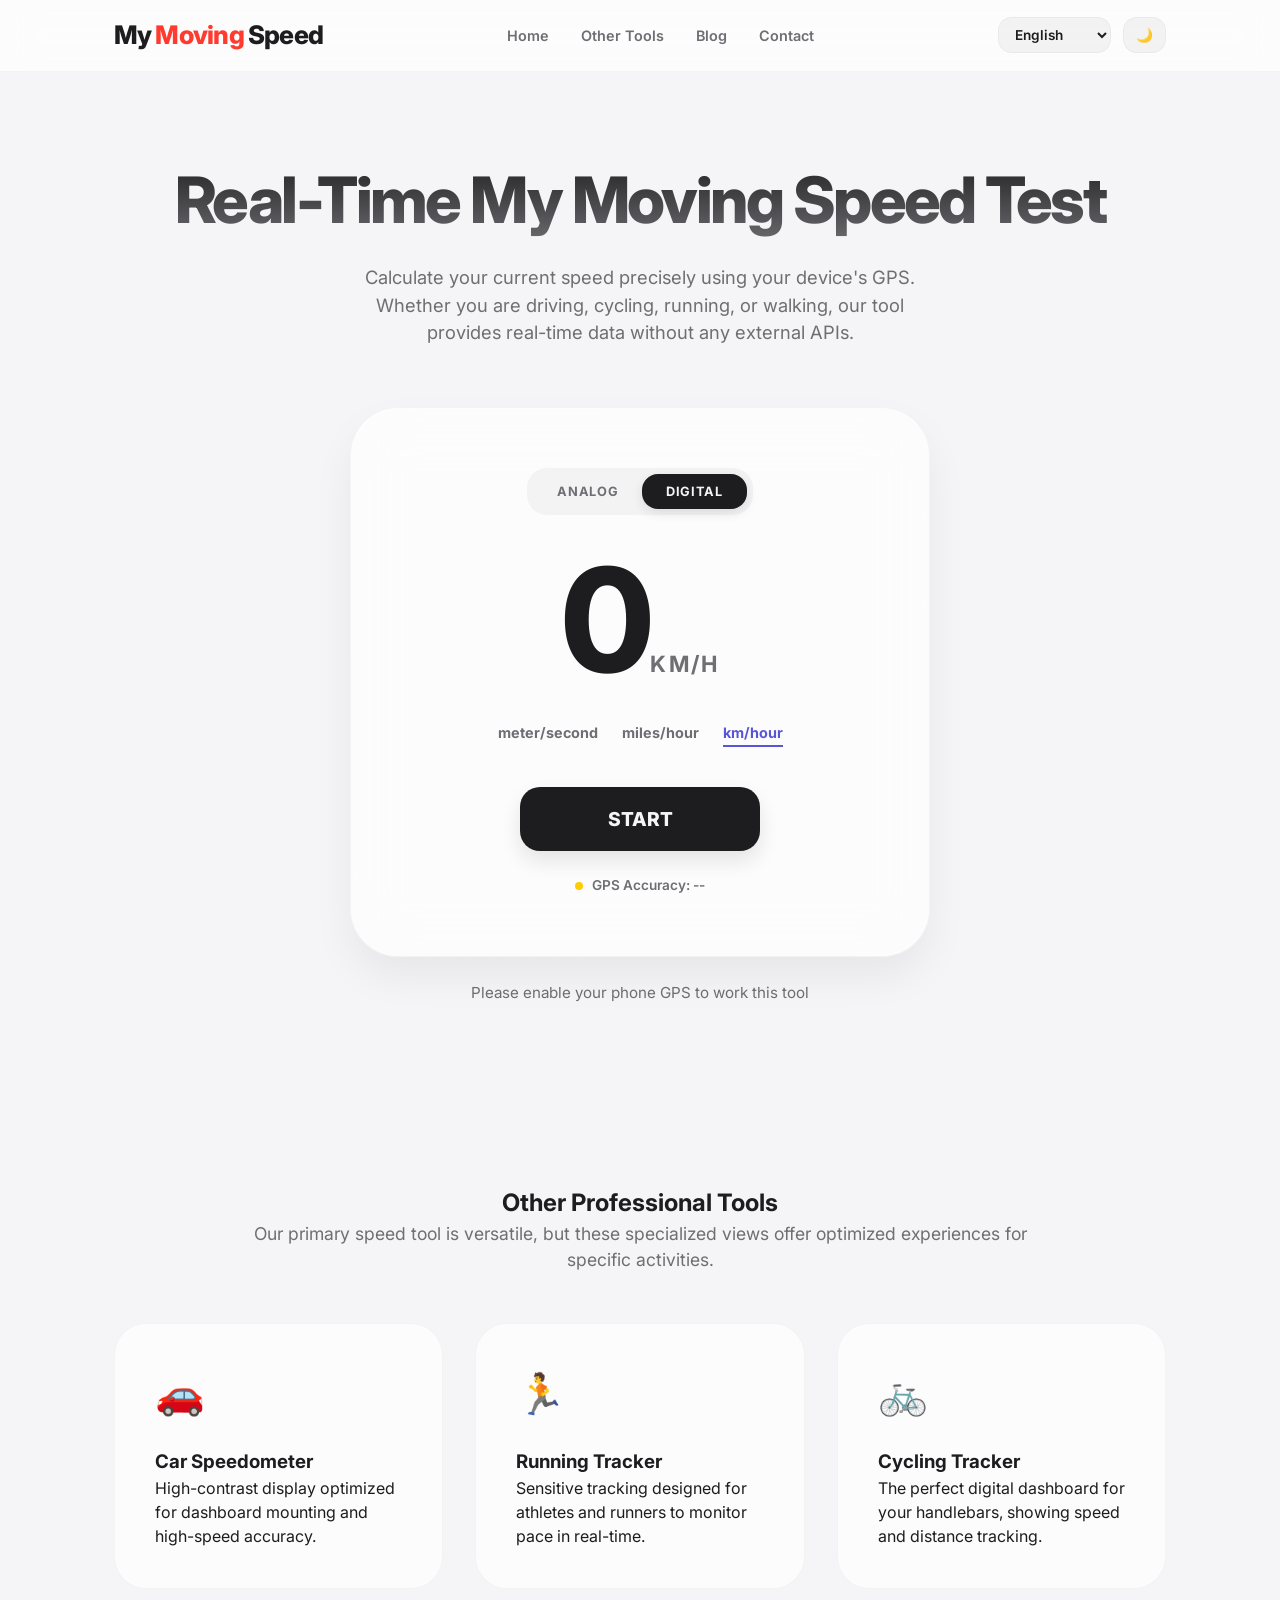
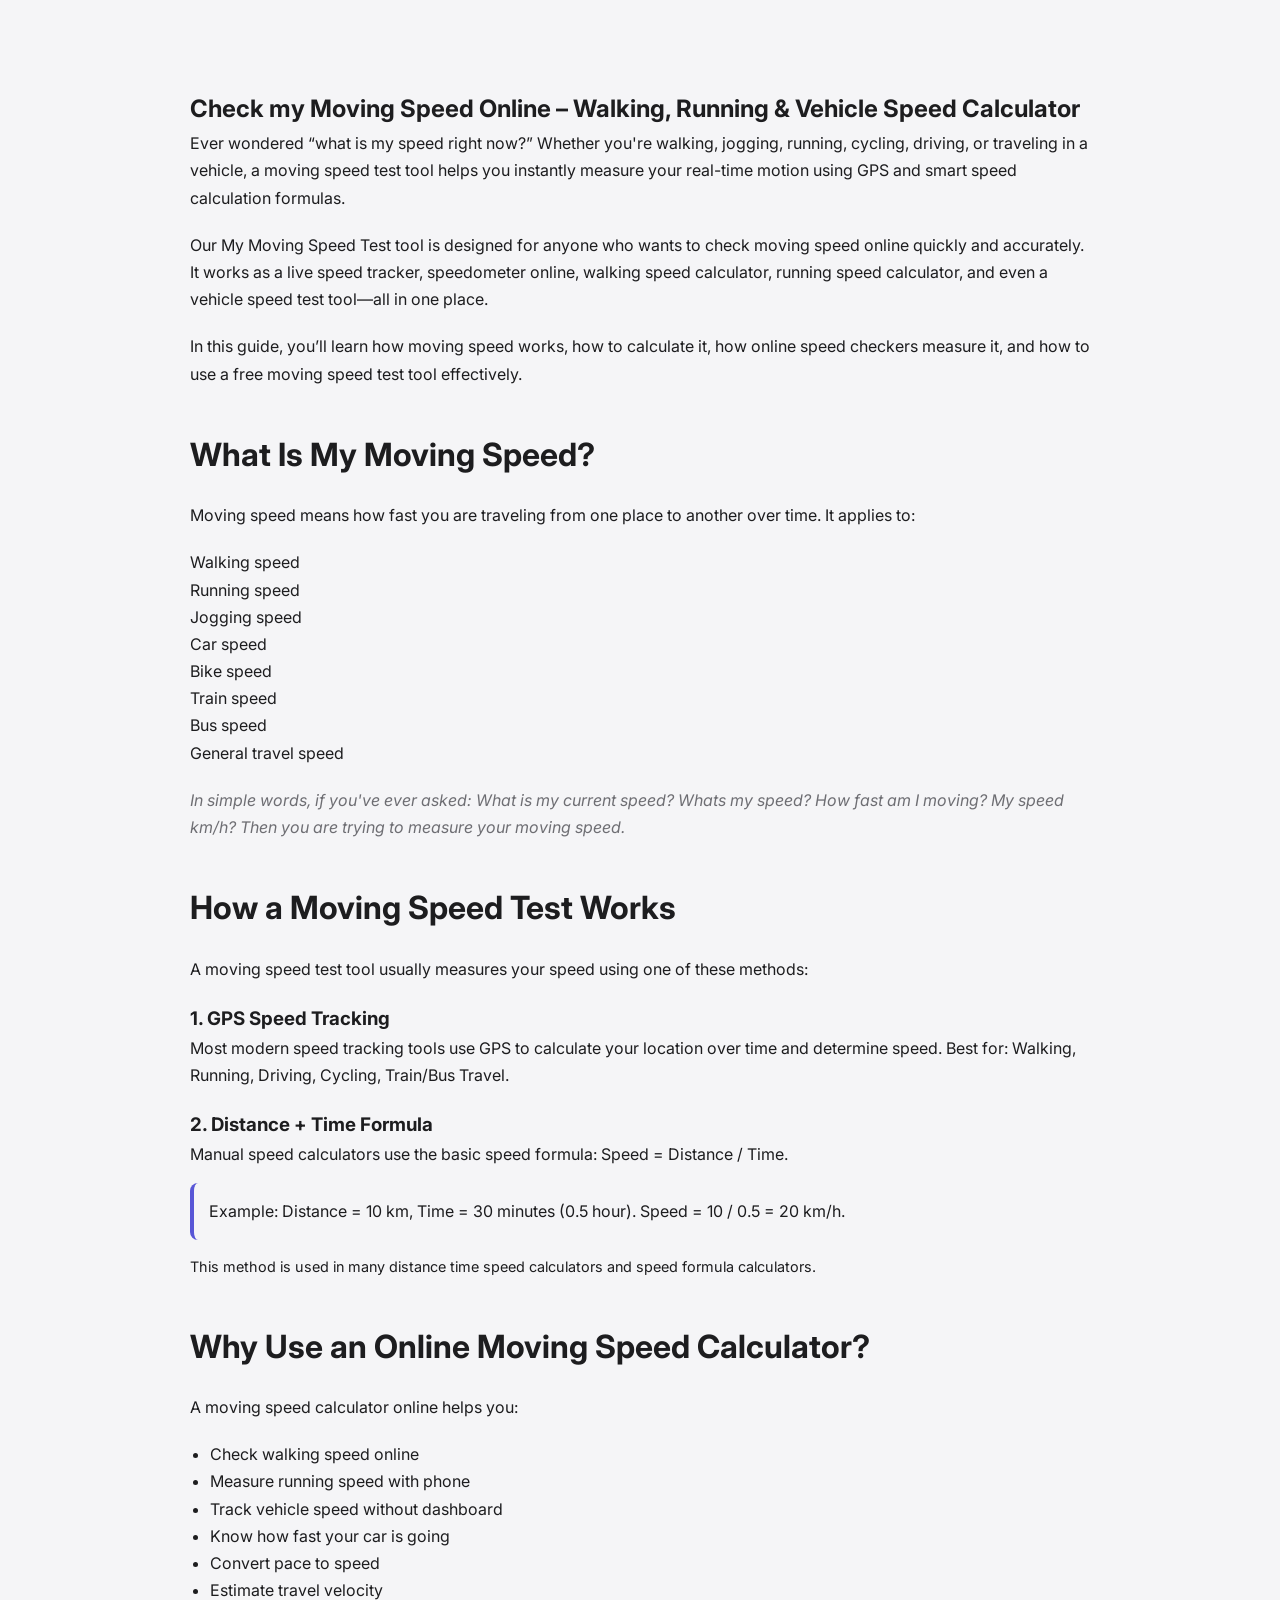
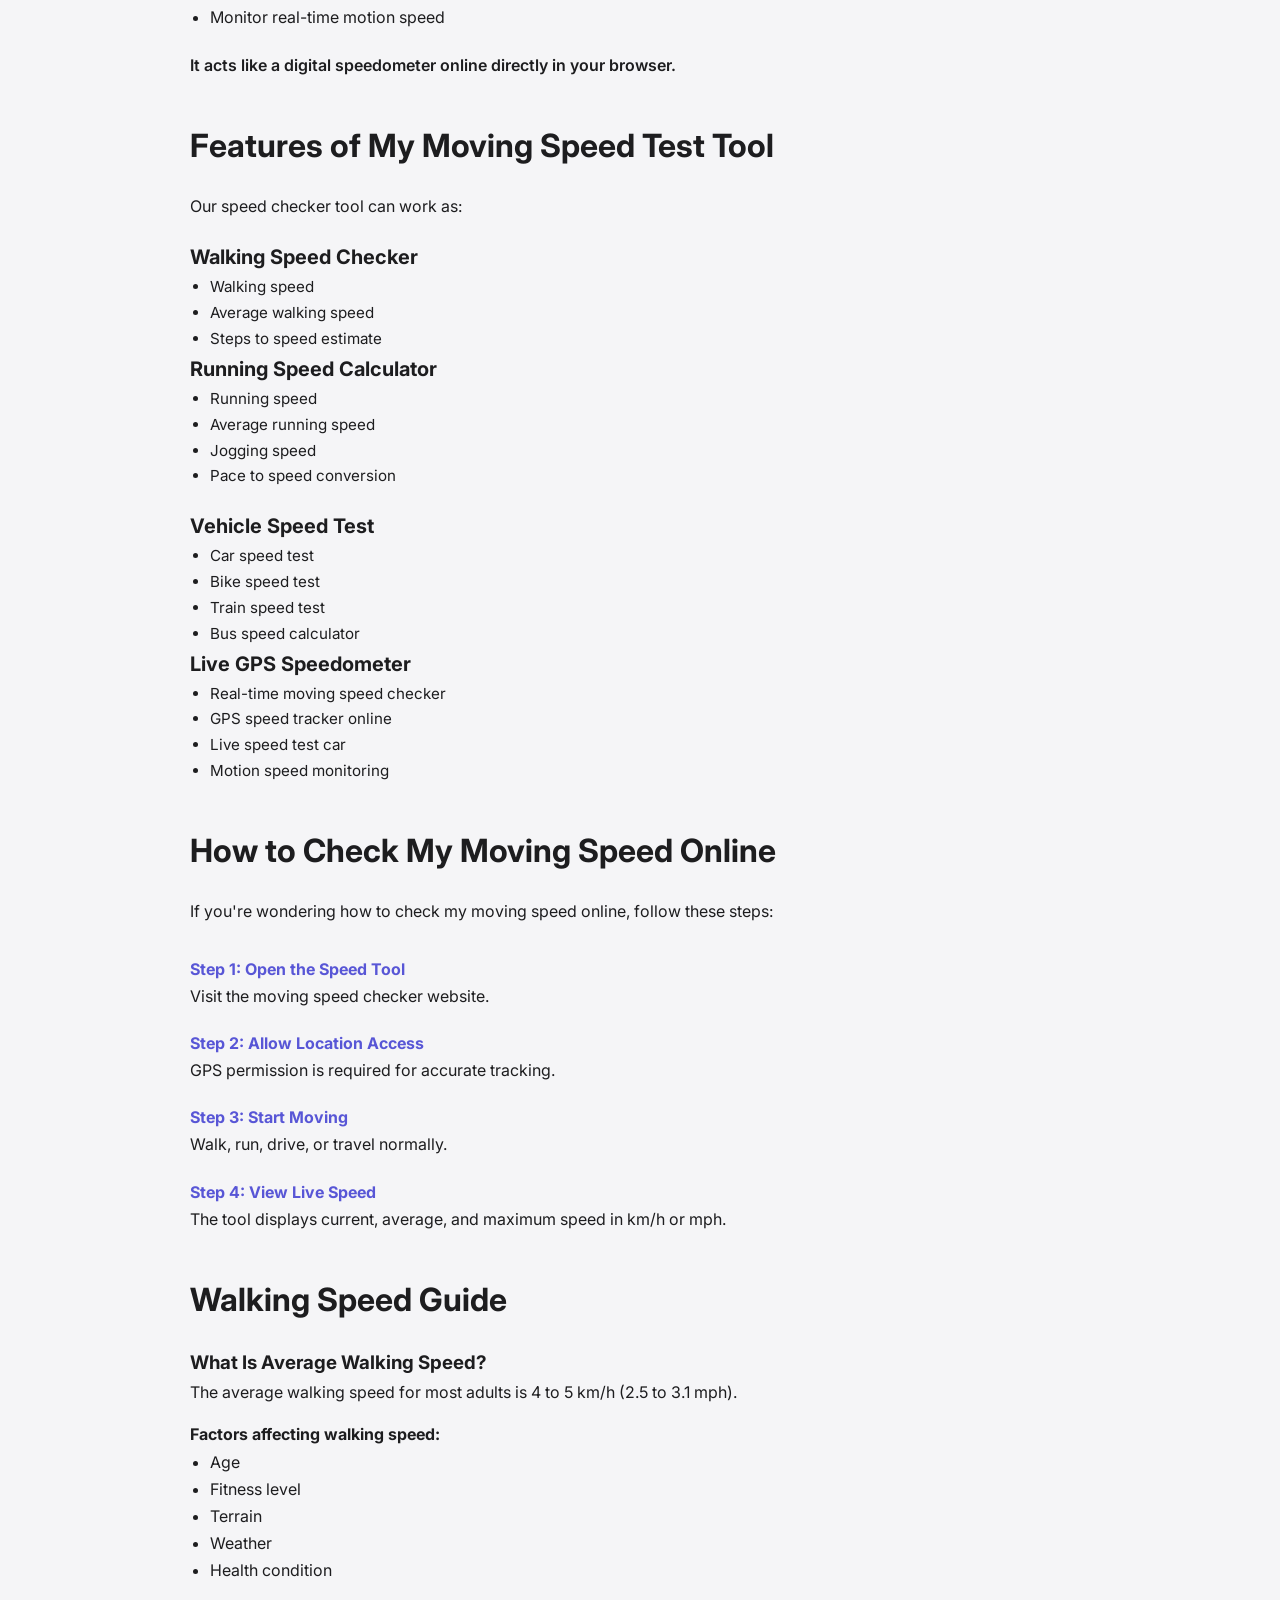
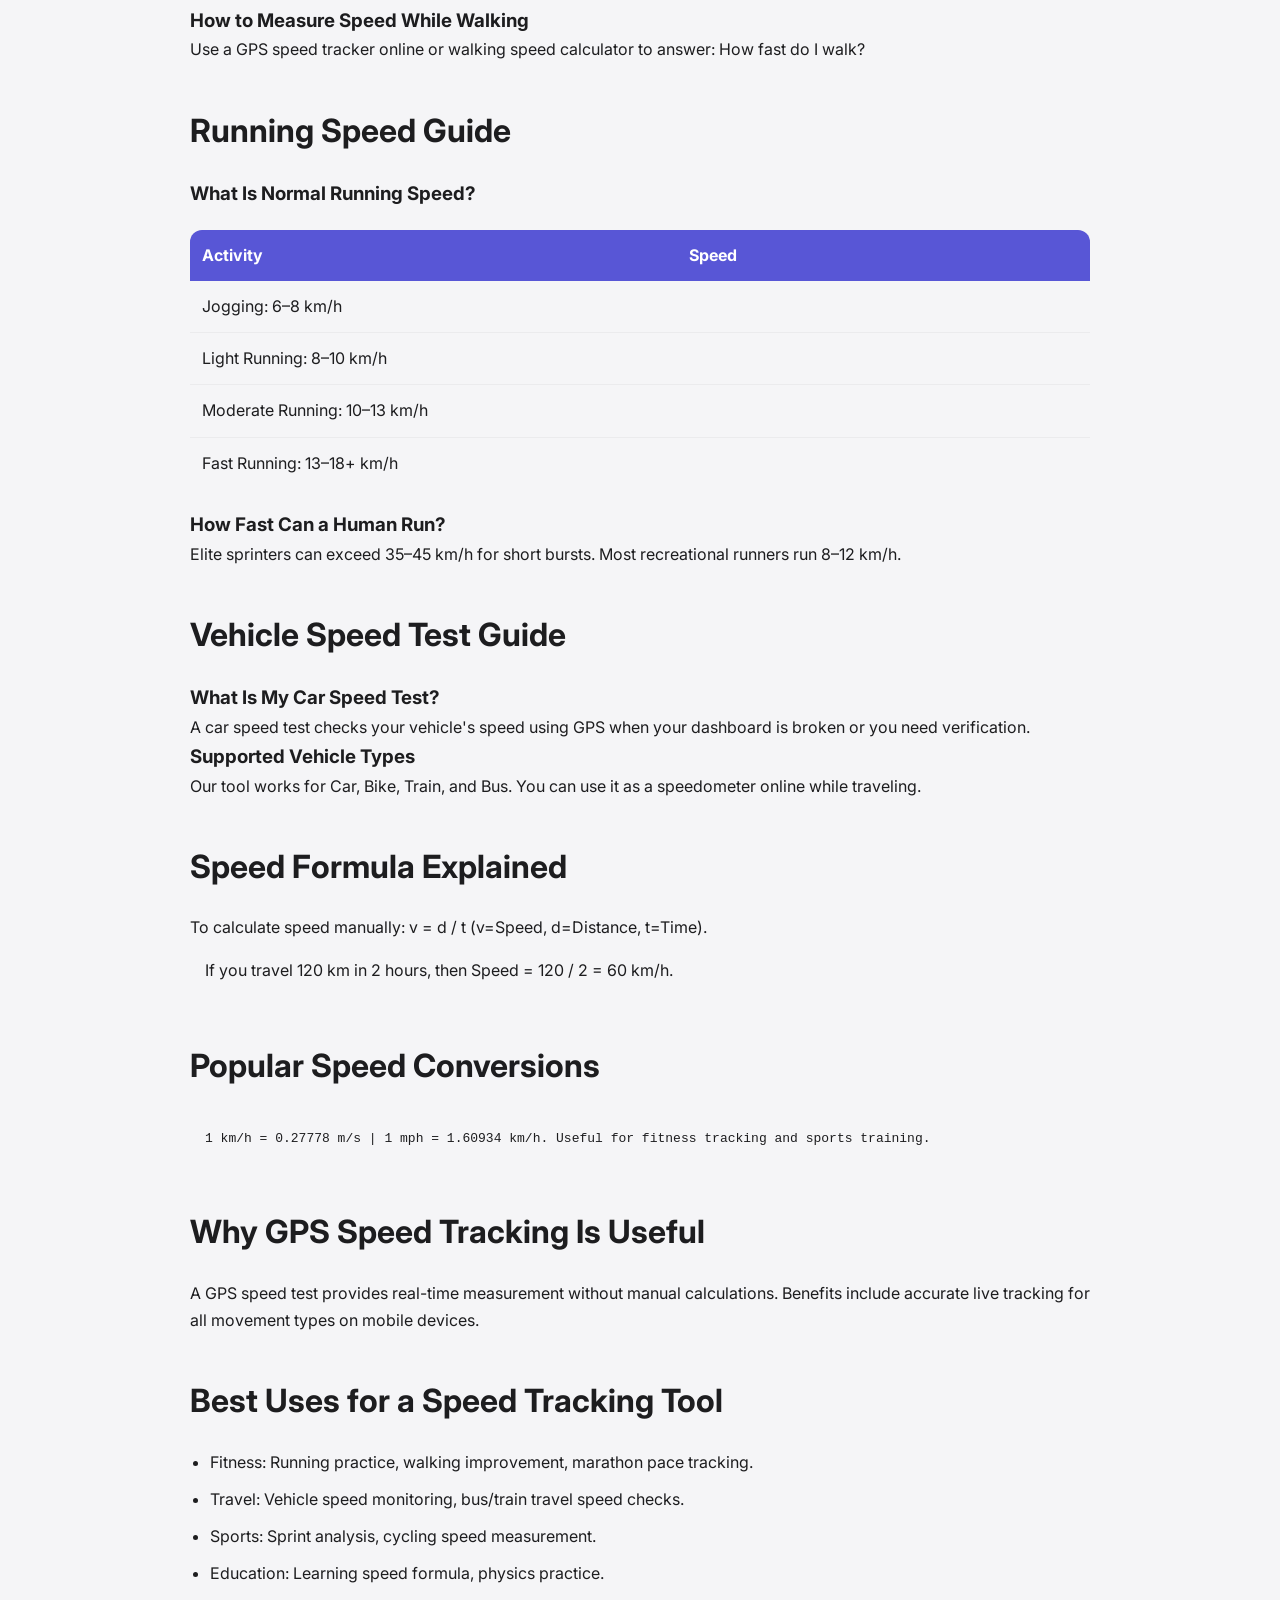
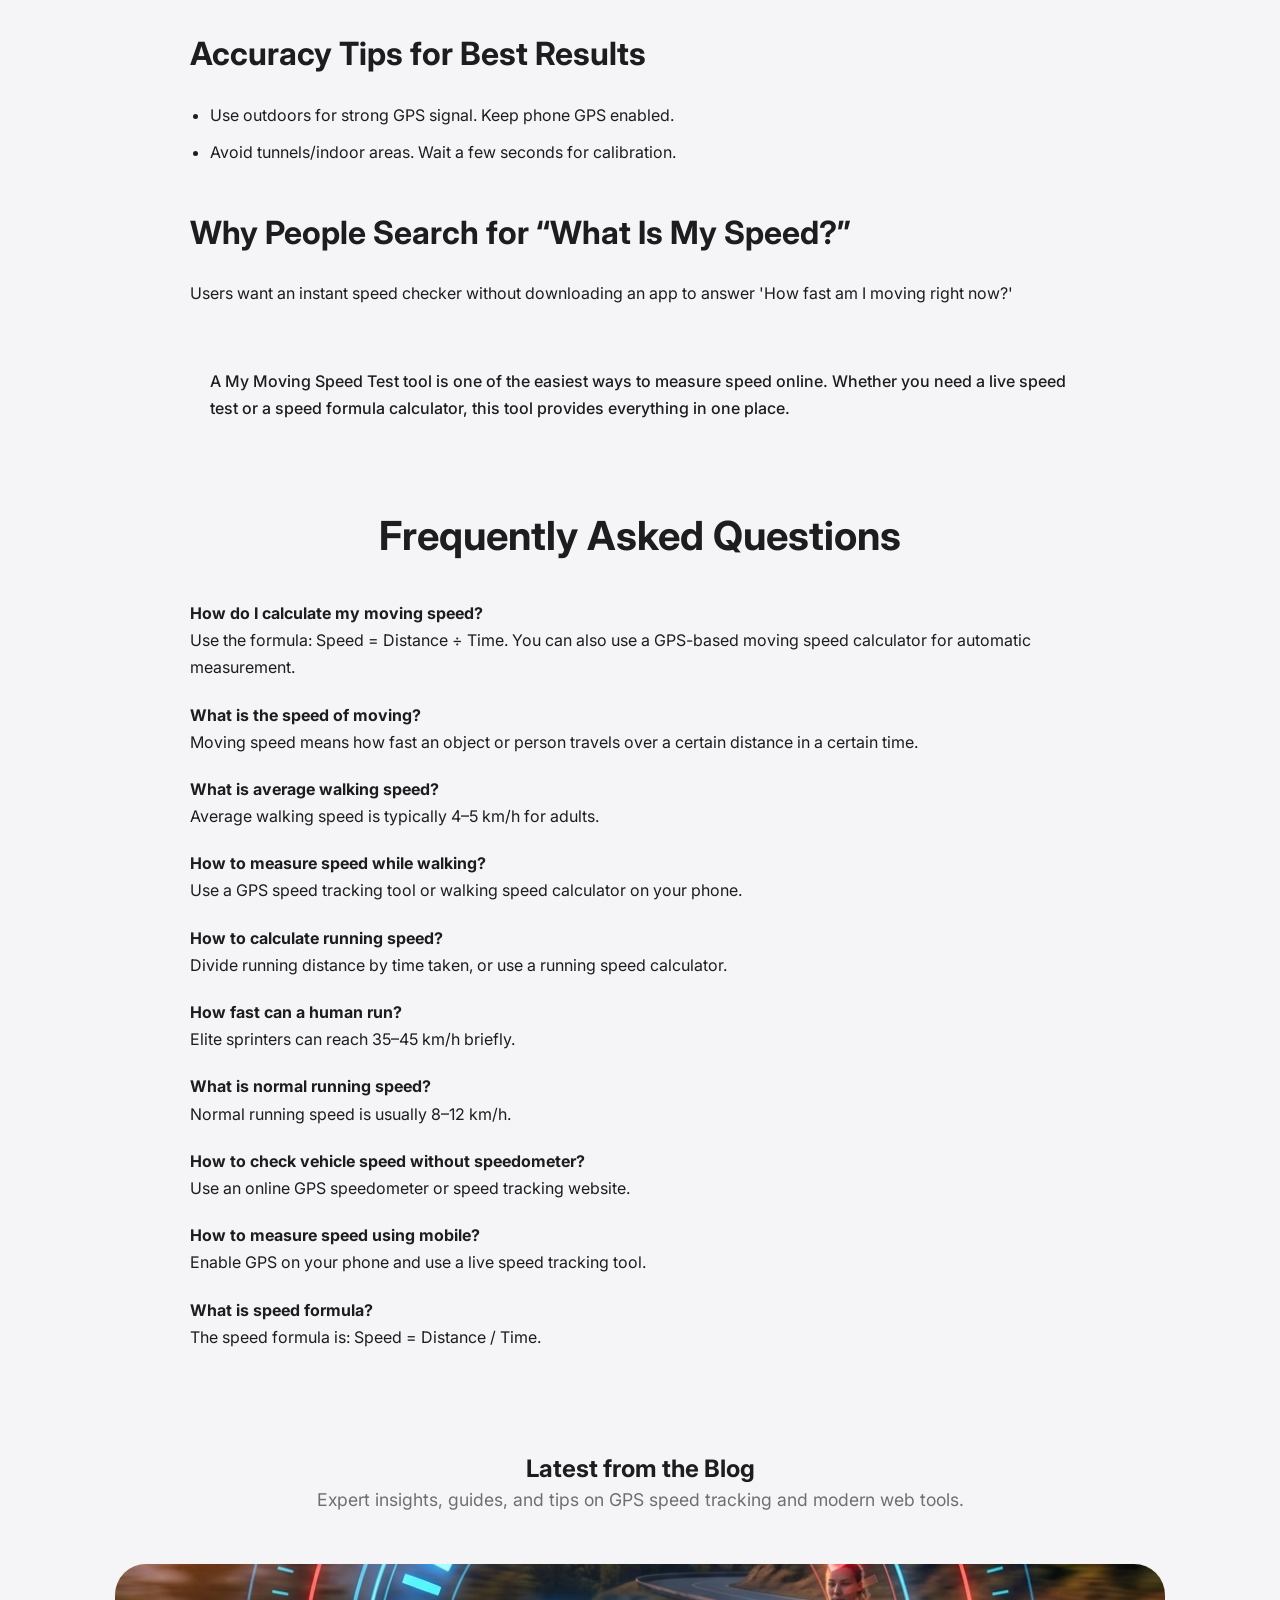
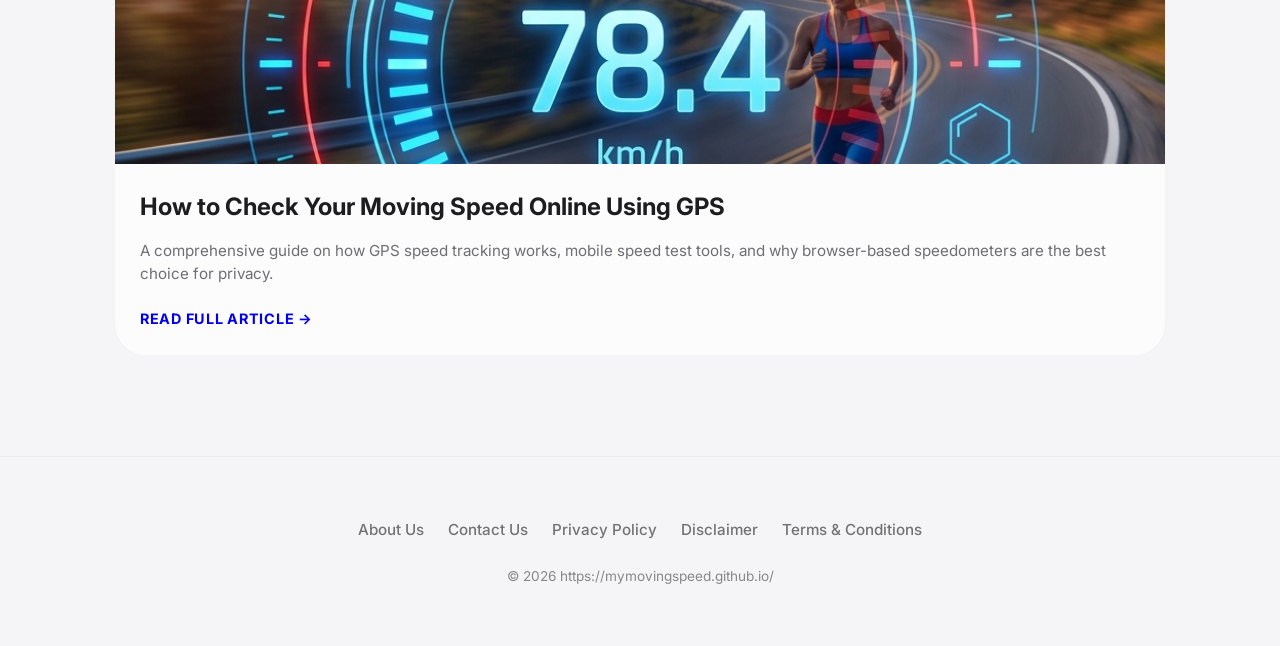
<file: index.html>
<!DOCTYPE html>
<html lang="en">
<head>
    <meta name="google-site-verification" content="BXo-iKDBmvbuhnZG44yAzyJHCrZO5mA1-ztCMLMQWVo" />
    <script async src="https://pagead2.googlesyndication.com/pagead/js/adsbygoogle.js?client=ca-pub-6156009724339462"
     crossorigin="anonymous"></script>
    <meta charset="UTF-8">
    <meta name="viewport" content="width=device-width, initial-scale=1.0">
    <title data-i18n="meta_title">My Moving Speed Test | Check Your Moving Speed any vehicle or running walking</title>
    <meta name="description" content="Test your moving speed easily! Check speed for any vehicle, running, or walking with our accurate and simple moving speed test tool.">
    <link rel="canonical" href="https://mymovingspeed.github.io/mymovingspeed/">
    
    <!-- Open Graph -->
    <meta property="og:title" content="My Moving Speed Test | Check Real-Time Speed">
    <meta property="og:description" content="Accurate GPS-based speed test for any vehicle or activity. Works in browser, no app needed.">
    <meta property="og:url" content="https://mymovingspeed.github.io/mymovingspeed/">
    <meta property="og:type" content="website">

    <!-- Fonts -->
    <link rel="preconnect" href="https://fonts.googleapis.com">
    <link rel="preconnect" href="https://fonts.gstatic.com" crossorigin>
    <link href="https://fonts.googleapis.com/css2?family=Inter:wght@400;500;600;700;800&display=swap" rel="stylesheet">
    
    <!-- Styles -->
    <link rel="stylesheet" href="assets/css/style.css">

    <!-- Schema.org -->
    <script type="application/ld+json">
    {
      "@context": "https://schema.org",
      "@type": "WebApplication",
      "name": "My Moving Speed",
      "url": "https://mymovingspeed.github.io/mymovingspeed/",
      "description": "Test your moving speed easily using GPS. Supports km/h, mph, and m/s.",
      "applicationCategory": "ToolApplication",
      "operatingSystem": "Web",
      "offers": {
        "@type": "Offer",
        "price": "0"
      }
    }
    </script>
</head>
<body data-theme="light">
    <header>
        <div class="container" style="display: flex; justify-content: space-between; align-items: center; width: 100%;">
            <a href="./" class="logo">
                <span>My</span> <span class="red">Moving</span> <span>Speed</span>
            </a>
            
            <nav class="nav-links">
                <a href="./" data-i18n="nav_home">Home</a>
                <a href="#other-tools" data-i18n="nav_tools">Other Tools</a>
                <a href="#blog" data-i18n="nav_blog">Blog</a>
                <a href="#contact" data-i18n="nav_contact">Contact</a>
            </nav>

            <div class="controls">
                <select id="lang-select" class="lang-select">
                    <option value="en" selected>English</option>
                    <option value="es">Español</option>
                    <option value="fr">Français</option>
                    <option value="de">Deutsch</option>
                    <option value="pt">Português</option>
                    <option value="id">Indonesia</option>
                    <option value="tr">Türkçe</option>
                </select>
                <button id="theme-toggle" class="theme-toggle" aria-label="Toggle Dark Mode">🌙</button>
            </div>
        </div>
    </header>

    <main>
        <!-- Tool Section -->
        <section class="hero">
            <div class="container">
                <h1 id="hero-title" data-i18n="intro_title">Real-Time My Moving Speed Test</h1>
                <p id="hero-desc" class="sub-heading" data-i18n="intro_text">Check your real-time moving speed accurately using GPS for any vehicle or activity.</p>
                
                <div class="tool-card">
                    <!-- Modes -->
                    <div class="mode-toggle">
                        <button id="btn-analog" class="btn-toggle" data-i18n="analog">ANALOG</button>
                        <button id="btn-digital" class="btn-toggle active" data-i18n="digital">DIGITAL</button>
                    </div>

                    <!-- Speedometers -->
                    <div class="speed-display">
                        <!-- Digital (Default) -->
                        <div id="digital-container">
                            <span id="speed-val" class="digital-speed">0</span>
                            <span id="main-unit-label" class="unit-label">km/h</span>
                        </div>

                        <!-- Analog (SVG) -->
                        <div id="analog-container" class="analog-container">
                            <svg viewBox="0 0 300 300" class="analog-dial">
                                <circle cx="150" cy="150" r="140" class="dial-bg"/>
                                <!-- Dots for ticks (Dynamically generated by JS) -->
                                <g id="dial-dots"></g>
                                <line id="needle" x1="150" y1="150" x2="150" y2="32" class="needle"/>
                                <circle cx="150" cy="150" r="14" class="needle-center"/>
                            </svg>
                            <div class="analog-footer">
                                <div class="speed-icon">
                                    <svg width="28" height="28" viewBox="0 0 24 24" fill="none" stroke="currentColor" stroke-width="2.5" stroke-linecap="round" stroke-linejoin="round">
                                        <path d="m12 14 4-4"/>
                                        <path d="M3.34 19a10 10 0 1 1 17.32 0"/>
                                    </svg>
                                </div>
                                <div class="analog-digital-overlay">
                                    <span id="analog-speed-overlay">0</span>
                                    <small id="overlay-unit-label">KM/H</small>
                                </div>
                            </div>
                        </div>
                    </div>

                    <!-- Units -->
                    <div class="unit-selector">
                        <button class="unit-btn" data-unit="m/s">meter/second</button>
                        <button class="unit-btn" data-unit="mph">miles/hour</button>
                        <button class="unit-btn active" data-unit="km/h">km/hour</button>
                    </div>

                    <button id="start-btn" class="btn-main" data-i18n="start">START</button>
                    
                    <div class="status-info">
                        <span id="accuracy-indicator" class="accuracy-indicator"></span> 
                        <span data-i18n="accuracy">GPS Accuracy</span>: <span id="accuracy-val">--</span>
                    </div>
                </div>
                <p data-i18n="permission_msg" style="margin-top: 25px; color: var(--text-dim); font-size: 0.95rem;">Please enable your phone GPS for accurate real-time results.</p>
            </div>
        </section>

        <!-- Other Tools Section -->
        <section id="other-tools" style="padding: 100px 0; background: var(--bg-body);">
            <div class="container">
                <div style="text-align: center; max-width: 800px; margin: 0 auto 50px auto;">
                    <h2 id="other-tools-title" data-i18n="other_tools_title">Other Professional Tools</h2>
                    <p id="other-tools-intro" data-i18n="other_tools_intro" style="color: var(--text-dim); font-size: 1.1rem;">Our primary speed tool is versatile, but these specialized views offer optimized experiences for specific activities.</p>
                </div>
                
                <div class="tools-grid">
                    <a href="./?mode=car" class="tool-item-card">
                        <div class="tool-icon-circle">🚗</div>
                        <h3 id="mode-car-title" data-i18n="mode_car_title">Car Speedometer</h3>
                        <p id="mode-car-desc" data-i18n="mode_car_desc">High-contrast display optimized for dashboard mounting and high-speed accuracy.</p>
                    </a>
                    
                    <a href="./?mode=run" class="tool-item-card">
                        <div class="tool-icon-circle">🏃</div>
                        <h3 id="mode-run-title" data-i18n="mode_run_title">Running Tracker</h3>
                        <p id="mode-run-desc" data-i18n="mode_run_desc">Sensitive tracking designed for athletes and runners to monitor pace in real-time.</p>
                    </a>
                    
                    <a href="./?mode=bike" class="tool-item-card">
                        <div class="tool-icon-circle">🚲</div>
                        <h3 id="mode-bike-title" data-i18n="mode_bike_title">Cycling Tracker</h3>
                        <p id="mode-bike-desc" data-i18n="mode_bike_desc">The perfect digital dashboard for your handlebars, showing speed and distance tracking.</p>
                    </a>
                </div>
            </div>
        </section>

        <!-- SEO Content -->
        <section id="content">
            <div class="container">
                <div style="max-width: 900px; margin: 0 auto; text-align: left; line-height: 1.7;">
                    <h1 data-i18n="seo_main_title">Check my Moving Speed Online – Walking, Running & Vehicle Speed Calculator</h1>
                    
                    <p data-i18n="seo_intro_p1" style="margin-bottom: 20px;">Ever wondered “what is my speed right now?” Whether you're walking, jogging, running, cycling, driving, or traveling in a vehicle, a moving speed test tool helps you instantly measure your real-time motion using GPS and smart speed calculation formulas.</p>
                    
                    <p data-i18n="seo_intro_p2" style="margin-bottom: 20px;">Our My Moving Speed Test tool is designed for anyone who wants to check moving speed online quickly and accurately. It works as a live speed tracker, speedometer online, walking speed calculator, running speed calculator, and even a vehicle speed test tool—all in one place.</p>
                    
                    <p data-i18n="seo_intro_p3" style="margin-bottom: 40px;">In this guide, you’ll learn how moving speed works, how to calculate it, how online speed checkers measure it, and how to use a free moving speed test tool effectively.</p>

                    <h2 data-i18n="seo_h2_whatis" style="margin-top: 40px; margin-bottom: 20px; font-size: 2rem;">What Is My Moving Speed?</h2>
                    <p data-i18n="seo_whatis_p1">Moving speed means how fast you are traveling from one place to another over time. It applies to:</p>
                    <div class="content-grid" style="grid-template-columns: repeat(auto-fit, minmax(150px, 1fr)); gap: 10px; margin: 20px 0;">
                        <ul style="list-style: none; padding: 0;">
                            <li data-i18n="seo_whatis_li1">• Walking speed</li>
                            <li data-i18n="seo_whatis_li2">• Running speed</li>
                            <li data-i18n="seo_whatis_li3">• Jogging speed</li>
                            <li data-i18n="seo_whatis_li4">• Car speed</li>
                        </ul>
                        <ul style="list-style: none; padding: 0;">
                            <li data-i18n="seo_whatis_li5">• Bike speed</li>
                            <li data-i18n="seo_whatis_li6">• Train speed</li>
                            <li data-i18n="seo_whatis_li7">• Bus speed</li>
                            <li data-i18n="seo_whatis_li8">• General travel speed</li>
                        </ul>
                    </div>
                    <p data-i18n="seo_whatis_p2" style="font-style: italic; color: var(--text-dim);">In simple words, if you've ever asked: What is my current speed? Whats my speed? How fast am I moving? My speed km/h? Then you are trying to measure your moving speed.</p>

                    <h2 data-i18n="seo_h2_howworks" style="margin-top: 40px; margin-bottom: 20px; font-size: 2rem;">How a Moving Speed Test Works</h2>
                    <p data-i18n="seo_howworks_p1">A moving speed test tool usually measures your speed using one of these methods:</p>
                    
                    <div class="content-card" style="margin: 20px 0;">
                        <h3 data-i18n="seo_h3_gps">1. GPS Speed Tracking</h3>
                        <p data-i18n="seo_gps_p1">Most modern speed tracking tools use GPS to calculate your location over time and determine speed. Best for: Walking, Running, Driving, Cycling, Train/Bus Travel.</p>
                    </div>

                    <div class="content-card" style="margin: 20px 0;">
                        <h3 data-i18n="seo_h3_formula">2. Distance + Time Formula</h3>
                        <p data-i18n="seo_formula_p1">Manual speed calculators use the basic speed formula: <strong>Speed = Distance / Time</strong>.</p>
                        <div style="background: var(--bg-body); padding: 15px; border-radius: 8px; border-left: 4px solid var(--primary); margin: 15px 0;">
                            <p data-i18n="seo_formula_example">Example: Distance = 10 km, Time = 30 minutes (0.5 hour). Speed = 10 / 0.5 = 20 km/h.</p>
                        </div>
                        <p data-i18n="seo_formula_footer" style="font-size: 0.9rem;">This method is used in many distance time speed calculators and speed formula calculators.</p>
                    </div>

                    <h2 data-i18n="seo_h2_whyuse" style="margin-top: 40px; margin-bottom: 20px; font-size: 2rem;">Why Use an Online Moving Speed Calculator?</h2>
                    <p data-i18n="seo_whyuse_p1">A moving speed calculator online helps you:</p>
                    <ul style="margin: 20px 0; padding-left: 20px;">
                        <li data-i18n="seo_whyuse_li1">Check walking speed online</li>
                        <li data-i18n="seo_whyuse_li2">Measure running speed with phone</li>
                        <li data-i18n="seo_whyuse_li3">Track vehicle speed without dashboard</li>
                        <li data-i18n="seo_whyuse_li4">Know how fast your car is going</li>
                        <li data-i18n="seo_whyuse_li5">Convert pace to speed</li>
                        <li data-i18n="seo_whyuse_li6">Estimate travel velocity</li>
                        <li data-i18n="seo_whyuse_li7">Monitor real-time motion speed</li>
                    </ul>
                    <p data-i18n="seo_whyuse_footer" style="font-weight: 600;">It acts like a digital speedometer online directly in your browser.</p>

                    <h2 data-i18n="seo_h2_features" style="margin-top: 40px; margin-bottom: 20px; font-size: 2rem;">Features of My Moving Speed Test Tool</h2>
                    <p data-i18n="seo_features_p1">Our speed checker tool can work as:</p>
                    
                    <div class="content-grid" style="margin: 20px 0;">
                        <div>
                            <h3 data-i18n="seo_h3_walk_check" style="font-size: 1.25rem;">Walking Speed Checker</h3>
                            <ul style="padding-left: 20px; font-size: 0.95rem;">
                                <li data-i18n="seo_walk_check_li1">Walking speed</li>
                                <li data-i18n="seo_walk_check_li2">Average walking speed</li>
                                <li data-i18n="seo_walk_check_li3">Steps to speed estimate</li>
                            </ul>
                        </div>
                        <div>
                            <h3 data-i18n="seo_h3_run_calc" style="font-size: 1.25rem;">Running Speed Calculator</h3>
                            <ul style="padding-left: 20px; font-size: 0.95rem;">
                                <li data-i18n="seo_run_calc_li1">Running speed</li>
                                <li data-i18n="seo_run_calc_li2">Average running speed</li>
                                <li data-i18n="seo_run_calc_li3">Jogging speed</li>
                                <li data-i18n="seo_run_calc_li4">Pace to speed conversion</li>
                            </ul>
                        </div>
                    </div>
                    
                    <div class="content-grid" style="margin: 20px 0;">
                        <div>
                            <h3 data-i18n="seo_h3_veh_test" style="font-size: 1.25rem;">Vehicle Speed Test</h3>
                            <ul style="padding-left: 20px; font-size: 0.95rem;">
                                <li data-i18n="seo_veh_test_li1">Car speed test</li>
                                <li data-i18n="seo_veh_test_li2">Bike speed test</li>
                                <li data-i18n="seo_veh_test_li3">Train speed test</li>
                                <li data-i18n="seo_veh_test_li4">Bus speed calculator</li>
                            </ul>
                        </div>
                        <div>
                            <h3 data-i18n="seo_h3_live_speed" style="font-size: 1.25rem;">Live GPS Speedometer</h3>
                            <ul style="padding-left: 20px; font-size: 0.95rem;">
                                <li data-i18n="seo_live_speed_li1">Real-time moving speed checker</li>
                                <li data-i18n="seo_live_speed_li2">GPS speed tracker online</li>
                                <li data-i18n="seo_live_speed_li3">Live speed test car</li>
                                <li data-i18n="seo_live_speed_li4">Motion speed monitoring</li>
                            </ul>
                        </div>
                    </div>

                    <h2 data-i18n="seo_h2_howtocheck" style="margin-top: 40px; margin-bottom: 20px; font-size: 2rem;">How to Check My Moving Speed Online</h2>
                    <p data-i18n="seo_howtocheck_p1">If you're wondering how to check my moving speed online, follow these steps:</p>
                    
                    <div style="margin: 30px 0;">
                        <div style="margin-bottom: 20px;">
                            <h4 data-i18n="seo_step1_title" style="color: var(--primary);">Step 1: Open the Speed Tool</h4>
                            <p data-i18n="seo_step1_desc">Visit the moving speed checker website.</p>
                        </div>
                        <div style="margin-bottom: 20px;">
                            <h4 data-i18n="seo_step2_title" style="color: var(--primary);">Step 2: Allow Location Access</h4>
                            <p data-i18n="seo_step2_desc">GPS permission is required for accurate tracking.</p>
                        </div>
                        <div style="margin-bottom: 20px;">
                            <h4 data-i18n="seo_step3_title" style="color: var(--primary);">Step 3: Start Moving</h4>
                            <p data-i18n="seo_step3_desc">Walk, run, drive, or travel normally.</p>
                        </div>
                        <div>
                            <h4 data-i18n="seo_step4_title" style="color: var(--primary);">Step 4: View Live Speed</h4>
                            <p data-i18n="seo_step4_desc">The tool displays current, average, and maximum speed in km/h or mph.</p>
                        </div>
                    </div>

                    <h2 data-i18n="seo_h2_walkguide" style="margin-top: 40px; margin-bottom: 20px; font-size: 2rem;">Walking Speed Guide</h2>
                    <h3 data-i18n="seo_h3_avgwalk">What Is Average Walking Speed?</h3>
                    <p data-i18n="seo_avgwalk_p1">The average walking speed for most adults is <strong>4 to 5 km/h (2.5 to 3.1 mph)</strong>.</p>
                    
                    <strong data-i18n="seo_factors_title" style="display: block; margin-top: 15px;">Factors affecting walking speed:</strong>
                    <ul style="padding-left: 20px; margin-bottom: 20px;">
                        <li data-i18n="seo_factors_li1">Age</li>
                        <li data-i18n="seo_factors_li2">Fitness level</li>
                        <li data-i18n="seo_factors_li3">Terrain</li>
                        <li data-i18n="seo_factors_li4">Weather</li>
                        <li data-i18n="seo_factors_li5">Health condition</li>
                    </ul>

                    <h3 data-i18n="seo_h3_measwalking">How to Measure Speed While Walking</h3>
                    <p data-i18n="seo_measwalking_p1">Use a GPS speed tracker online or walking speed calculator to answer: How fast do I walk?</p>

                    <h2 data-i18n="seo_h2_runguide" style="margin-top: 40px; margin-bottom: 20px; font-size: 2rem;">Running Speed Guide</h2>
                    <h3 data-i18n="seo_h3_normrun">What Is Normal Running Speed?</h3>
                    <table style="width: 100%; border-collapse: collapse; margin: 20px 0; background: var(--bg-card); border-radius: 12px; overflow: hidden;">
                        <thead>
                            <tr style="background: var(--primary); color: white;">
                                <th data-i18n="seo_run_table_act" style="padding: 12px; text-align: left;">Activity</th>
                                <th data-i18n="seo_run_table_speed" style="padding: 12px; text-align: left;">Speed</th>
                            </tr>
                        </thead>
                        <tbody>
                            <tr>
                                <td data-i18n="seo_run_jog" colspan="2" style="padding: 12px; border-bottom: 1px solid var(--border);">Jogging: 6–8 km/h</td>
                            </tr>
                            <tr>
                                <td data-i18n="seo_run_light" colspan="2" style="padding: 12px; border-bottom: 1px solid var(--border);">Light Running: 8–10 km/h</td>
                            </tr>
                            <tr>
                                <td data-i18n="seo_run_moderate" colspan="2" style="padding: 12px; border-bottom: 1px solid var(--border);">Moderate Running: 10–13 km/h</td>
                            </tr>
                            <tr>
                                <td data-i18n="seo_run_fast" colspan="2" style="padding: 12px;">Fast Running: 13–18+ km/h</td>
                            </tr>
                        </tbody>
                    </table>

                    <h3 data-i18n="seo_h3_fanthrun">How Fast Can a Human Run?</h3>
                    <p data-i18n="seo_fasthrun_p1">Elite sprinters can exceed 35–45 km/h for short bursts. Most recreational runners run 8–12 km/h.</p>

                    <h2 data-i18n="seo_h2_vehguide" style="margin-top: 40px; margin-bottom: 20px; font-size: 2rem;">Vehicle Speed Test Guide</h2>
                    <h3 data-i18n="seo_h3_carspeedtest">What Is My Car Speed Test?</h3>
                    <p data-i18n="seo_carspeed_p1">A car speed test checks your vehicle's speed using GPS when your dashboard is broken or you need verification.</p>
                    
                    <h3 data-i18n="seo_h3_supportedveh">Supported Vehicle Types</h3>
                    <p data-i18n="seo_supported_p1">Our tool works for Car, Bike, Train, and Bus. You can use it as a speedometer online while traveling.</p>

                    <h2 data-i18n="seo_h2_form_exp" style="margin-top: 40px; margin-bottom: 20px; font-size: 2rem;">Speed Formula Explained</h2>
                    <p data-i18n="seo_form_exp_p1">To calculate speed manually: <strong>v = d / t</strong> (v=Speed, d=Distance, t=Time).</p>
                    <p data-i18n="seo_form_example_p1" style="background: var(--bg-card); padding: 15px; border-radius: 8px;">If you travel 120 km in 2 hours, then Speed = 120 / 2 = 60 km/h.</p>

                    <h2 data-i18n="seo_h2_pop_conv" style="margin-top: 40px; margin-bottom: 20px; font-size: 2rem;">Popular Speed Conversions</h2>
                    <p data-i18n="seo_conv_p1" style="font-family: monospace; background: var(--bg-body); padding: 15px; border-radius: 8px;">1 km/h = 0.27778 m/s | 1 mph = 1.60934 km/h</p>

                    <h2 data-i18n="seo_h2_gps_use" style="margin-top: 40px; margin-bottom: 20px; font-size: 2rem;">Why GPS Speed Tracking Is Useful</h2>
                    <p data-i18n="seo_gps_use_p1">A GPS speed test provides real-time measurement without manual calculations. Benefits include accurate live tracking for all movement types on mobile devices.</p>

                    <h2 data-i18n="seo_h2_bestuses" style="margin-top: 40px; margin-bottom: 20px; font-size: 2rem;">Best Uses for a Speed Tracking Tool</h2>
                    <ul style="padding-left: 20px;">
                        <li data-i18n="seo_bestuses_li1" style="margin-bottom: 10px;">Fitness: Running practice, walking improvement, marathon pace tracking.</li>
                        <li data-i18n="seo_bestuses_li2" style="margin-bottom: 10px;">Travel: Vehicle speed monitoring, bus/train travel speed checks.</li>
                        <li data-i18n="seo_bestuses_li3" style="margin-bottom: 10px;">Sports: Sprint analysis, cycling speed measurement.</li>
                        <li data-i18n="seo_bestuses_li4">Education: Learning speed formula, physics practice.</li>
                    </ul>

                    <h2 data-i18n="seo_h2_acc_tips" style="margin-top: 40px; margin-bottom: 20px; font-size: 2rem;">Accuracy Tips for Best Results</h2>
                    <ul style="padding-left: 20px;">
                        <li data-i18n="seo_acc_tips_li1" style="margin-bottom: 10px;">Use outdoors for strong GPS signal. Keep phone GPS enabled.</li>
                        <li data-i18n="seo_acc_tips_li2">Avoid tunnels/indoor areas. Wait a few seconds for calibration.</li>
                    </ul>

                    <h2 data-i18n="seo_h2_whysearch" style="margin-top: 40px; margin-bottom: 20px; font-size: 2rem;">Why People Search for “What Is My Speed?”</h2>
                    <p data-i18n="seo_whysearch_p1">Users want an instant speed checker without downloading an app to answer 'How fast am I moving right now?'</p>

                    <p data-i18n="seo_final_thoughts" style="margin-top: 40px; padding: 20px; background: var(--bg-card); border-radius: 12px; font-weight: 500;">A My Moving Speed Test tool is one of the easiest ways to measure speed online. Whether you need a live speed test or a speed formula calculator, this tool provides everything in one place.</p>

                    <h2 data-i18n="faq_title" style="margin-top: 60px; margin-bottom: 30px; font-size: 2.5rem; text-align: center;">Frequently Asked Questions</h2>
                    
                    <div class="content-card" style="margin-bottom: 20px;">
                        <strong data-i18n="seo_faq_q1">How do I calculate my moving speed?</strong>
                        <p data-i18n="seo_faq_a1">Use the formula: Speed = Distance ÷ Time. You can also use a GPS-based moving speed calculator for automatic measurement.</p>
                    </div>
                    
                    <div class="content-card" style="margin-bottom: 20px;">
                        <strong data-i18n="seo_faq_q2">What is the speed of moving?</strong>
                        <p data-i18n="seo_faq_a2">Moving speed means how fast an object or person travels over a certain distance in a certain time.</p>
                    </div>
                    
                    <div class="content-card" style="margin-bottom: 20px;">
                        <strong data-i18n="seo_faq_q3">What is average walking speed?</strong>
                        <p data-i18n="seo_faq_a3">Average walking speed is typically 4–5 km/h for adults.</p>
                    </div>
                    
                    <div class="content-card" style="margin-bottom: 20px;">
                        <strong data-i18n="seo_faq_q4">How to measure speed while walking?</strong>
                        <p data-i18n="seo_faq_a4">Use a GPS speed tracking tool or walking speed calculator on your phone.</p>
                    </div>
                    
                    <div class="content-card" style="margin-bottom: 20px;">
                        <strong data-i18n="seo_faq_q5">How to calculate running speed?</strong>
                        <p data-i18n="seo_faq_a5">Divide running distance by time taken, or use a running speed calculator.</p>
                    </div>
                    
                    <div class="content-card" style="margin-bottom: 20px;">
                        <strong data-i18n="seo_faq_q6">How fast can a human run?</strong>
                        <p data-i18n="seo_faq_a6">Elite sprinters can reach 35–45 km/h briefly.</p>
                    </div>

                    <div class="content-card" style="margin-bottom: 20px;">
                        <strong data-i18n="seo_faq_q7">What is normal running speed?</strong>
                        <p data-i18n="seo_faq_a7">Normal running speed is usually 8–12 km/h.</p>
                    </div>

                    <div class="content-card" style="margin-bottom: 20px;">
                        <strong data-i18n="seo_faq_q8">How to check vehicle speed without speedometer?</strong>
                        <p data-i18n="seo_faq_a8">Use an online GPS speedometer or speed tracking website.</p>
                    </div>

                    <div class="content-card" style="margin-bottom: 20px;">
                        <strong data-i18n="seo_faq_q9">How to measure speed using mobile?</strong>
                        <p data-i18n="seo_faq_a9">Enable GPS on your phone and use a live speed tracking tool.</p>
                    </div>

                    <div class="content-card">
                        <strong data-i18n="seo_faq_q10">What is speed formula?</strong>
                        <p data-i18n="seo_faq_a10">The speed formula is: Speed = Distance / Time.</p>
                    </div>
                </div>
            </div>
        </section>
        <!-- Blog/Latest Articles Section -->
        <section id="blog" style="padding: 100px 0; background: var(--bg-card);">
            <div class="container">
                <div style="text-align: center; max-width: 800px; margin: 0 auto 50px auto;">
                    <h2 id="blog-title" data-i18n="blog_title">Latest from the Blog</h2>
                    <p id="blog-intro" data-i18n="blog_intro" style="color: var(--text-dim); font-size: 1.1rem;">Expert insights, guides, and tips on GPS speed tracking and modern web tools.</p>
                </div>
                
                <div style="display: grid; grid-template-columns: repeat(auto-fit, minmax(300px, 1fr)); gap: 30px;">
                    <article class="tool-item-card" style="text-align: left; padding: 0; overflow: hidden; display: flex; flex-direction: column;">
                        <img src="assets/images/gps-article-header.png" alt="How to Check Your Moving Speed" style="width: 100%; height: 200px; object-fit: cover;">
                        <div style="padding: 25px;">
                            <h3 style="margin-bottom: 15px; font-size: 1.5rem;">How to Check Your Moving Speed Online Using GPS</h3>
                            <p style="color: var(--text-dim); margin-bottom: 20px; font-size: 0.95rem;">A comprehensive guide on how GPS speed tracking works, mobile speed test tools, and why browser-based speedometers are the best choice for privacy.</p>
                            <a href="how-to-check-your-moving-speed-online-using-gps.html" class="red" style="font-weight: 700; text-decoration: none; font-size: 0.9rem; text-transform: uppercase; letter-spacing: 0.05em;">Read Full Article →</a>
                        </div>
                    </article>
                </div>
            </div>
        </section>

    </main>

    <footer>
        <div class="container">
            <div class="footer-links">
                <ul>
                    <li><a href="about.html" data-i18n="footer_about">About Us</a></li>
                    <li><a href="contact.html" data-i18n="footer_contact">Contact Us</a></li>
                    <li><a href="privacy-policy.html" data-i18n="footer_privacy">Privacy Policy</a></li>
                    <li><a href="disclaimer.html" data-i18n="footer_disclaimer">Disclaimer</a></li>
                    <li><a href="terms.html" data-i18n="footer_terms">Terms & Conditions</a></li>
                </ul>
            </div>
            <div class="copyright">
                © 2026 https://mymovingspeed.github.io/
            </div>
        </div>
    </footer>

    <script src="assets/js/script.js"></script>
</body>
</html>
</file>
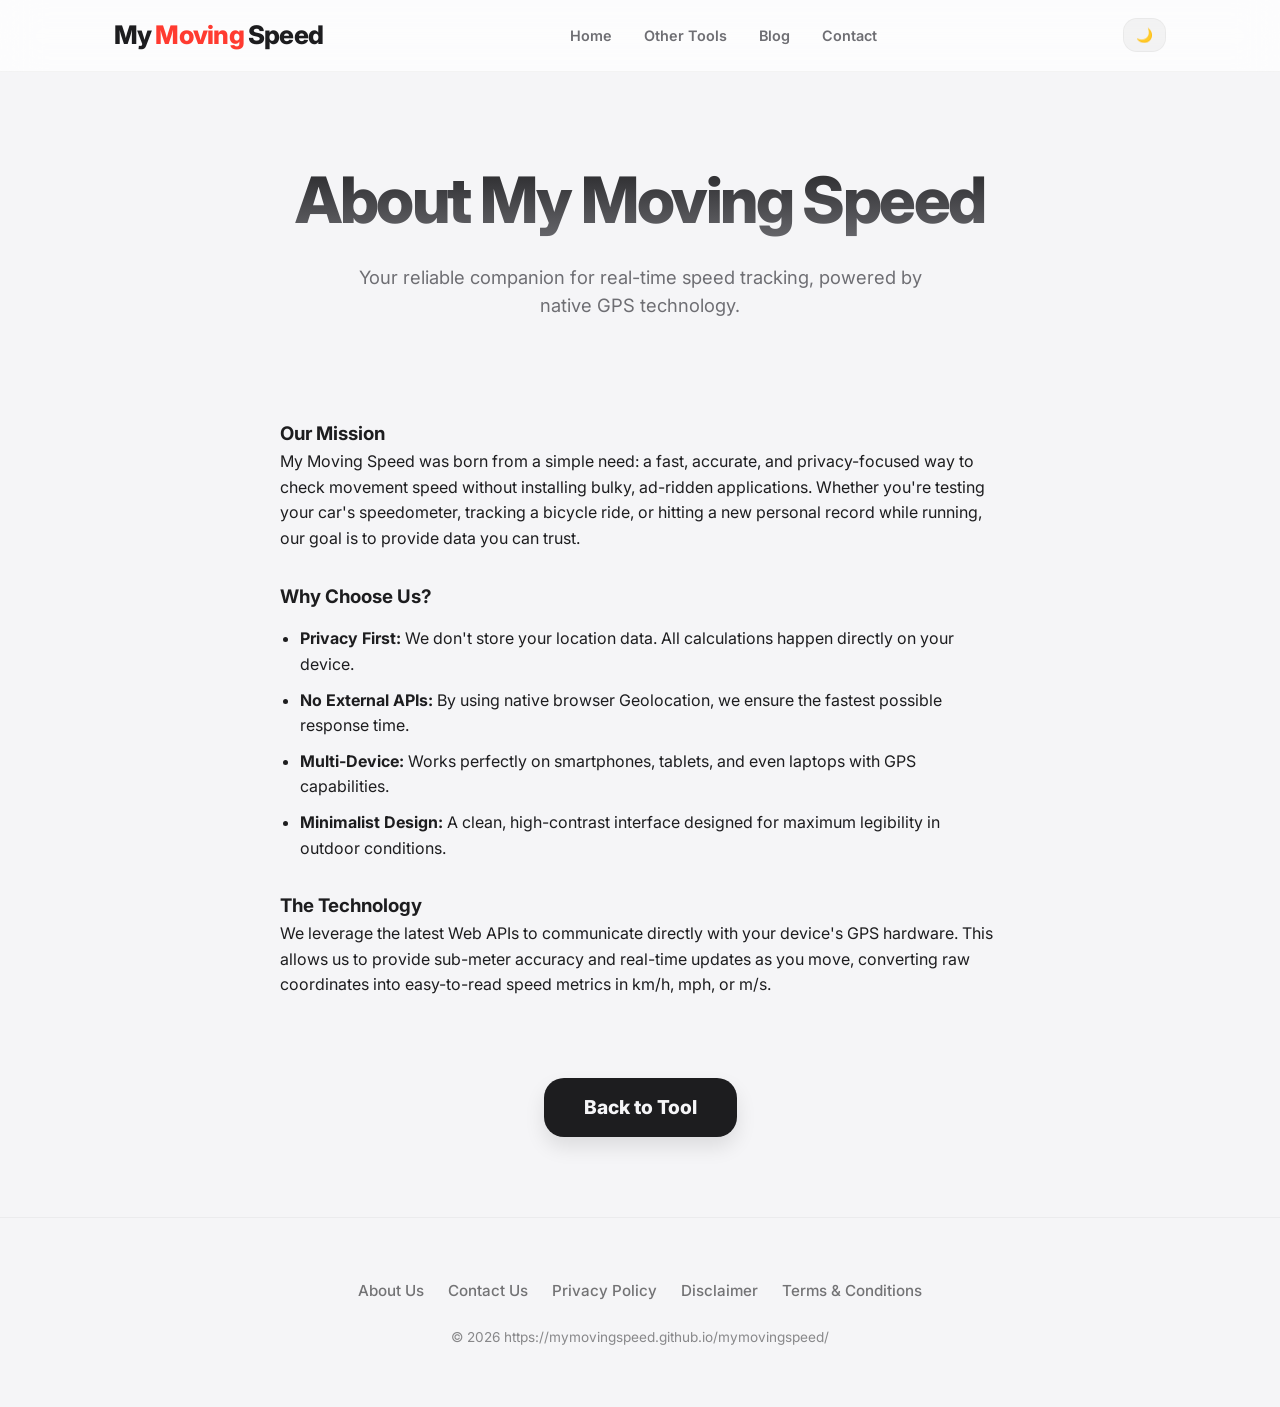
<file: about.html>
<!DOCTYPE html>
<html lang="en">
<head>
    <meta charset="UTF-8">
    <meta name="viewport" content="width=device-width, initial-scale=1.0">
    <title>About Us - My Moving Speed</title>
    <meta name="description" content="Learn more about My Moving Speed, the accurate, privacy-focused GPS speedometer tool for all your moving needs.">
    <link rel="stylesheet" href="assets/css/style.css">
    <link rel="preconnect" href="https://fonts.googleapis.com">
    <link rel="preconnect" href="https://fonts.gstatic.com" crossorigin>
    <link href="https://fonts.googleapis.com/css2?family=Inter:wght@400;500;600;700&display=swap" rel="stylesheet">
    <link rel="canonical" href="https://mymovingspeed.github.io/mymovingspeed/about.html">
</head>
<body data-theme="light">
    <header>
        <div class="container" style="display: flex; justify-content: space-between; align-items: center; width: 100%;">
            <a href="./" class="logo">
                <span>My</span> <span class="red">Moving</span> <span>Speed</span>
            </a>
            
            <nav class="nav-links">
                <a href="./">Home</a>
                <a href="index.html#other-tools">Other Tools</a>
                <a href="#blog">Blog</a>
                <a href="contact.html">Contact</a>
            </nav>

            <div class="controls">
                <button id="theme-toggle" class="theme-toggle" aria-label="Toggle Dark Mode">🌙</button>
            </div>
        </div>
    </header>

    <main>
        <section class="hero secondary-hero">
            <div class="container">
                <h1>About My Moving Speed</h1>
                <p class="sub-heading">Your reliable companion for real-time speed tracking, powered by native GPS technology.</p>
                
                <div class="content-card" style="background: var(--bg-card); padding: 40px; border-radius: 24px; box-shadow: 0 10px 30px var(--shadow-color); max-width: 800px; margin: 40px auto; text-align: left; line-height: 1.6;">
                    <h3>Our Mission</h3>
                    <p>My Moving Speed was born from a simple need: a fast, accurate, and privacy-focused way to check movement speed without installing bulky, ad-ridden applications. Whether you're testing your car's speedometer, tracking a bicycle ride, or hitting a new personal record while running, our goal is to provide data you can trust.</p>
                    
                    <h3 style="margin-top: 30px;">Why Choose Us?</h3>
                    <ul style="margin-top: 15px; padding-left: 20px;">
                        <li style="margin-bottom: 10px;"><strong>Privacy First:</strong> We don't store your location data. All calculations happen directly on your device.</li>
                        <li style="margin-bottom: 10px;"><strong>No External APIs:</strong> By using native browser Geolocation, we ensure the fastest possible response time.</li>
                        <li style="margin-bottom: 10px;"><strong>Multi-Device:</strong> Works perfectly on smartphones, tablets, and even laptops with GPS capabilities.</li>
                        <li style="margin-bottom: 10px;"><strong>Minimalist Design:</strong> A clean, high-contrast interface designed for maximum legibility in outdoor conditions.</li>
                    </ul>

                    <h3 style="margin-top: 30px;">The Technology</h3>
                    <p>We leverage the latest Web APIs to communicate directly with your device's GPS hardware. This allows us to provide sub-meter accuracy and real-time updates as you move, converting raw coordinates into easy-to-read speed metrics in km/h, mph, or m/s.</p>
                </div>
                
                <a href="./" class="btn-main" style="display: inline-block; width: auto; padding: 15px 40px; text-decoration: none;">Back to Tool</a>
            </div>
        </section>
    </main>

    <footer>
        <div class="container">
            <div class="footer-links">
                <ul>
                    <li><a href="about.html">About Us</a></li>
                    <li><a href="contact.html">Contact Us</a></li>
                    <li><a href="privacy-policy.html">Privacy Policy</a></li>
                    <li><a href="disclaimer.html">Disclaimer</a></li>
                    <li><a href="terms.html">Terms & Conditions</a></li>
                </ul>
            </div>
            <div class="copyright">
                © 2026 https://mymovingspeed.github.io/mymovingspeed/
            </div>
        </div>
    </footer>

    <script src="assets/js/script.js"></script>
</body>
</html>
</file>
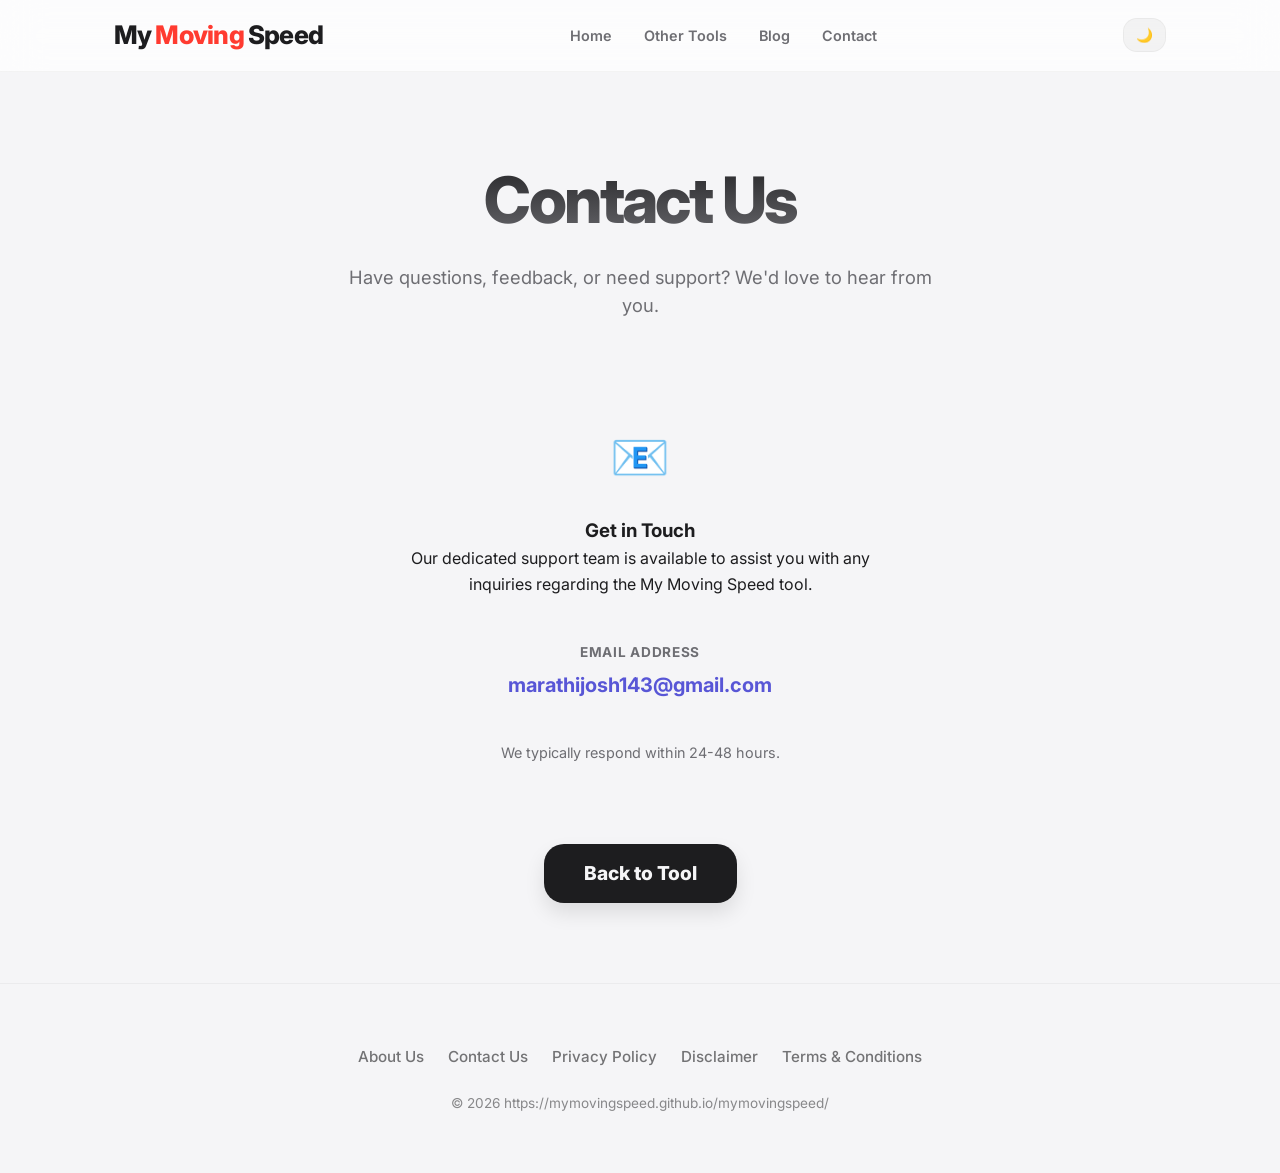
<file: contact.html>
<!DOCTYPE html>
<html lang="en">
<head>
    <meta charset="UTF-8">
    <meta name="viewport" content="width=device-width, initial-scale=1.0">
    <title>Contact Us - My Moving Speed</title>
    <meta name="description" content="Reach out to the My Moving Speed team for support, feedback, or business inquiries.">
    <link rel="stylesheet" href="assets/css/style.css">
    <link rel="preconnect" href="https://fonts.googleapis.com">
    <link rel="preconnect" href="https://fonts.gstatic.com" crossorigin>
    <link href="https://fonts.googleapis.com/css2?family=Inter:wght@400;500;600;700&display=swap" rel="stylesheet">
    <link rel="canonical" href="https://mymovingspeed.github.io/mymovingspeed/contact.html">
</head>
<body data-theme="light">
    <header>
        <div class="container" style="display: flex; justify-content: space-between; align-items: center; width: 100%;">
            <a href="./" class="logo">
                <span>My</span> <span class="red">Moving</span> <span>Speed</span>
            </a>
            
            <nav class="nav-links">
                <a href="./">Home</a>
                <a href="index.html#other-tools">Other Tools</a>
                <a href="#blog">Blog</a>
                <a href="contact.html">Contact</a>
            </nav>

            <div class="controls">
                <button id="theme-toggle" class="theme-toggle" aria-label="Toggle Dark Mode">🌙</button>
            </div>
        </div>
    </header>

    <main>
        <section class="hero secondary-hero">
            <div class="container">
                <h1>Contact Us</h1>
                <p class="sub-heading">Have questions, feedback, or need support? We'd love to hear from you.</p>
                
                <div class="content-card" style="background: var(--bg-card); padding: 40px; border-radius: 24px; box-shadow: 0 10px 30px var(--shadow-color); max-width: 600px; margin: 40px auto; text-align: center; line-height: 1.6;">
                    <div style="font-size: 3rem; margin-bottom: 20px;">📧</div>
                    <h3>Get in Touch</h3>
                    <p style="margin-bottom: 25px;">Our dedicated support team is available to assist you with any inquiries regarding the My Moving Speed tool.</p>
                    
                    <div style="background: var(--bg-body); padding: 20px; border-radius: 12px; margin-bottom: 20px;">
                        <span style="display: block; font-size: 0.85rem; color: var(--text-dim); margin-bottom: 5px; text-transform: uppercase; font-weight: 700; letter-spacing: 0.05em;">Email Address</span>
                        <a href="mailto:marathijosh143@gmail.com" style="color: var(--primary); font-size: 1.25rem; font-weight: 700; text-decoration: none;">marathijosh143@gmail.com</a>
                    </div>
                    
                    <p style="font-size: 0.9rem; color: var(--text-dim);">We typically respond within 24-48 hours.</p>
                </div>
                
                <div style="margin-top: 40px;">
                    <a href="./" class="btn-main" style="display: inline-block; width: auto; padding: 15px 40px; text-decoration: none;">Back to Tool</a>
                </div>
            </div>
        </section>
    </main>

    <footer>
        <div class="container">
            <div class="footer-links">
                <ul>
                    <li><a href="about.html">About Us</a></li>
                    <li><a href="contact.html">Contact Us</a></li>
                    <li><a href="privacy-policy.html">Privacy Policy</a></li>
                    <li><a href="disclaimer.html">Disclaimer</a></li>
                    <li><a href="terms.html">Terms & Conditions</a></li>
                </ul>
            </div>
            <div class="copyright">
                © 2026 https://mymovingspeed.github.io/mymovingspeed/
            </div>
        </div>
    </footer>

    <script src="assets/js/script.js"></script>
</body>
</html>
</file>
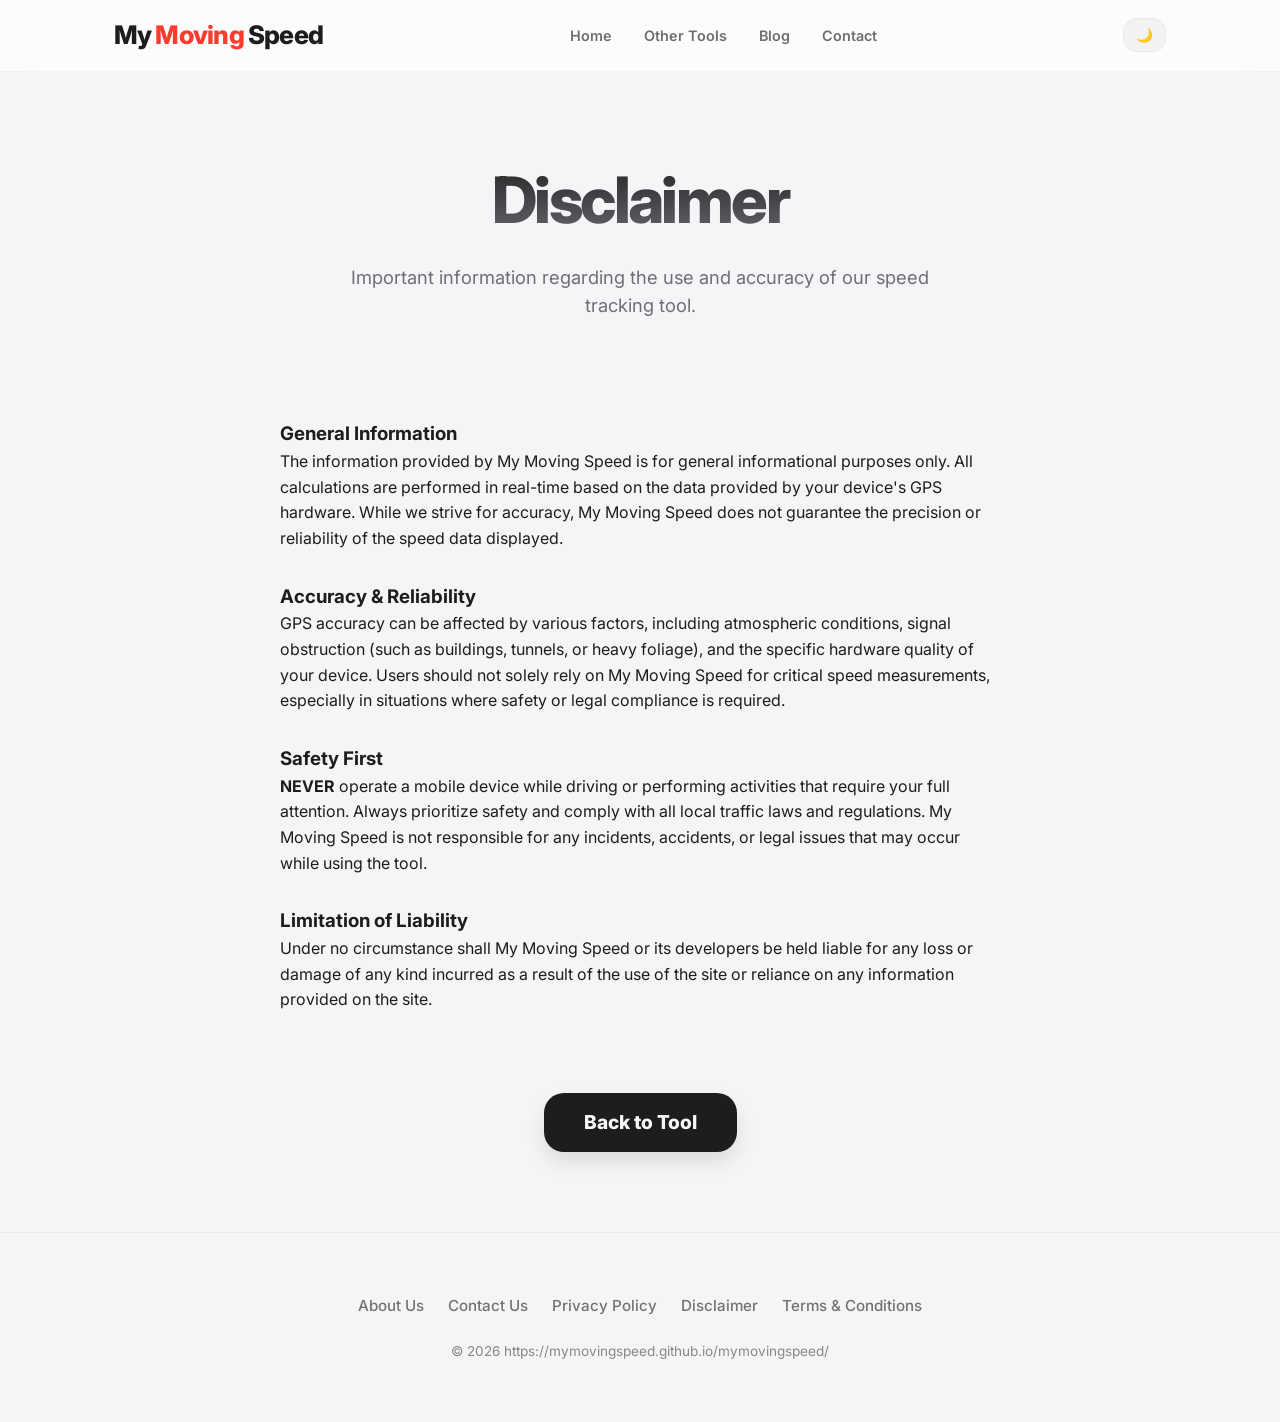
<file: disclaimer.html>
<!DOCTYPE html>
<html lang="en">
<head>
    <meta charset="UTF-8">
    <meta name="viewport" content="width=device-width, initial-scale=1.0">
    <title>Disclaimer - My Moving Speed</title>
    <meta name="description" content="Read the disclaimer for My Moving Speed regarding GPS accuracy and safety while using our tool.">
    <link rel="stylesheet" href="assets/css/style.css">
    <link rel="preconnect" href="https://fonts.googleapis.com">
    <link rel="preconnect" href="https://fonts.gstatic.com" crossorigin>
    <link href="https://fonts.googleapis.com/css2?family=Inter:wght@400;500;600;700&display=swap" rel="stylesheet">
    <link rel="canonical" href="https://mymovingspeed.github.io/mymovingspeed/disclaimer.html">
</head>
<body data-theme="light">
    <header>
        <div class="container" style="display: flex; justify-content: space-between; align-items: center; width: 100%;">
            <a href="./" class="logo">
                <span>My</span> <span class="red">Moving</span> <span>Speed</span>
            </a>
            
            <nav class="nav-links">
                <a href="./">Home</a>
                <a href="index.html#other-tools">Other Tools</a>
                <a href="#blog">Blog</a>
                <a href="contact.html">Contact</a>
            </nav>

            <div class="controls">
                <button id="theme-toggle" class="theme-toggle" aria-label="Toggle Dark Mode">🌙</button>
            </div>
        </div>
    </header>

    <main>
        <section class="hero secondary-hero">
            <div class="container">
                <h1>Disclaimer</h1>
                <p class="sub-heading">Important information regarding the use and accuracy of our speed tracking tool.</p>
                
                <div class="content-card" style="background: var(--bg-card); padding: 40px; border-radius: 24px; box-shadow: 0 10px 30px var(--shadow-color); max-width: 800px; margin: 40px auto; text-align: left; line-height: 1.6;">
                    <h3>General Information</h3>
                    <p>The information provided by My Moving Speed is for general informational purposes only. All calculations are performed in real-time based on the data provided by your device's GPS hardware. While we strive for accuracy, My Moving Speed does not guarantee the precision or reliability of the speed data displayed.</p>
                    
                    <h3 style="margin-top: 30px;">Accuracy & Reliability</h3>
                    <p>GPS accuracy can be affected by various factors, including atmospheric conditions, signal obstruction (such as buildings, tunnels, or heavy foliage), and the specific hardware quality of your device. Users should not solely rely on My Moving Speed for critical speed measurements, especially in situations where safety or legal compliance is required.</p>
                    
                    <h3 style="margin-top: 30px;">Safety First</h3>
                    <p><strong>NEVER</strong> operate a mobile device while driving or performing activities that require your full attention. Always prioritize safety and comply with all local traffic laws and regulations. My Moving Speed is not responsible for any incidents, accidents, or legal issues that may occur while using the tool.</p>

                    <h3 style="margin-top: 30px;">Limitation of Liability</h3>
                    <p>Under no circumstance shall My Moving Speed or its developers be held liable for any loss or damage of any kind incurred as a result of the use of the site or reliance on any information provided on the site.</p>
                </div>
                
                <a href="./" class="btn-main" style="display: inline-block; width: auto; padding: 15px 40px; text-decoration: none;">Back to Tool</a>
            </div>
        </section>
    </main>

    <footer>
        <div class="container">
            <div class="footer-links">
                <ul>
                    <li><a href="about.html">About Us</a></li>
                    <li><a href="contact.html">Contact Us</a></li>
                    <li><a href="privacy-policy.html">Privacy Policy</a></li>
                    <li><a href="disclaimer.html">Disclaimer</a></li>
                    <li><a href="terms.html">Terms & Conditions</a></li>
                </ul>
            </div>
            <div class="copyright">
                © 2026 https://mymovingspeed.github.io/mymovingspeed/
            </div>
        </div>
    </footer>

    <script src="assets/js/script.js"></script>
</body>
</html>
</file>
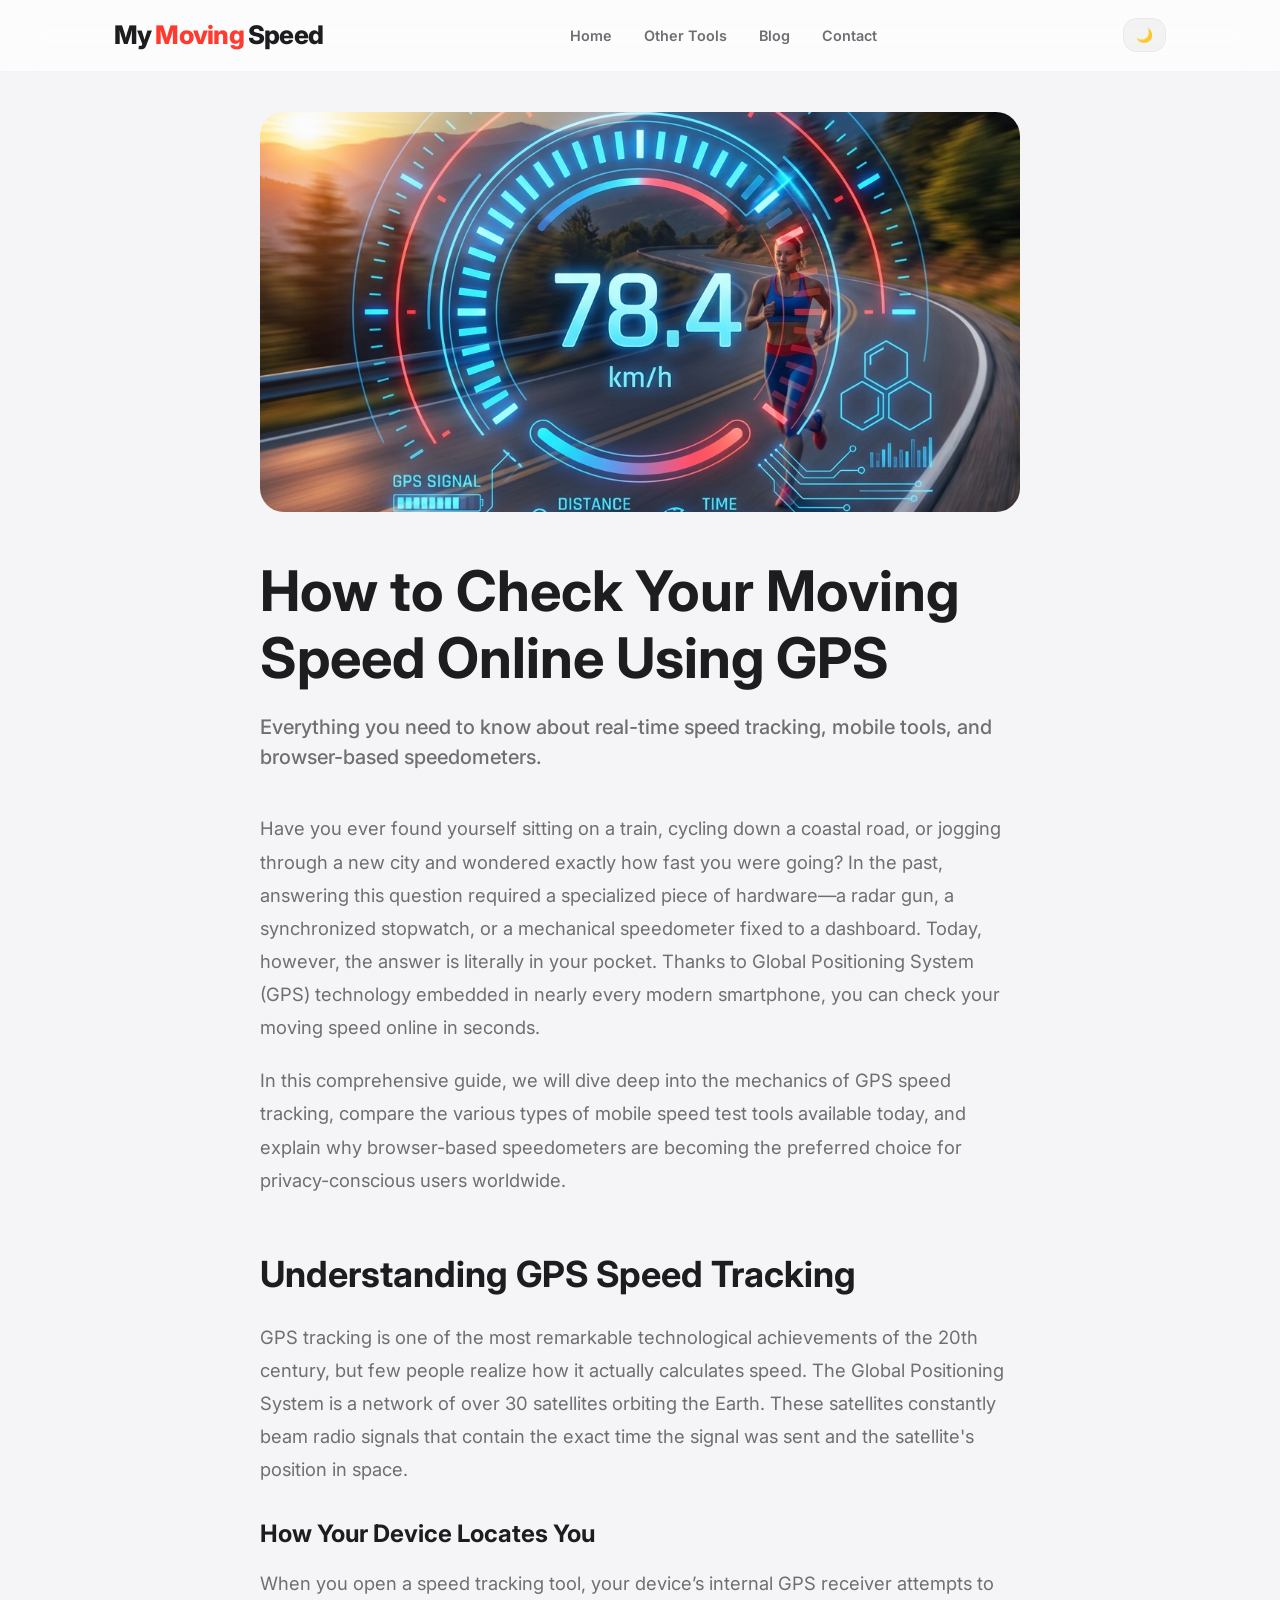
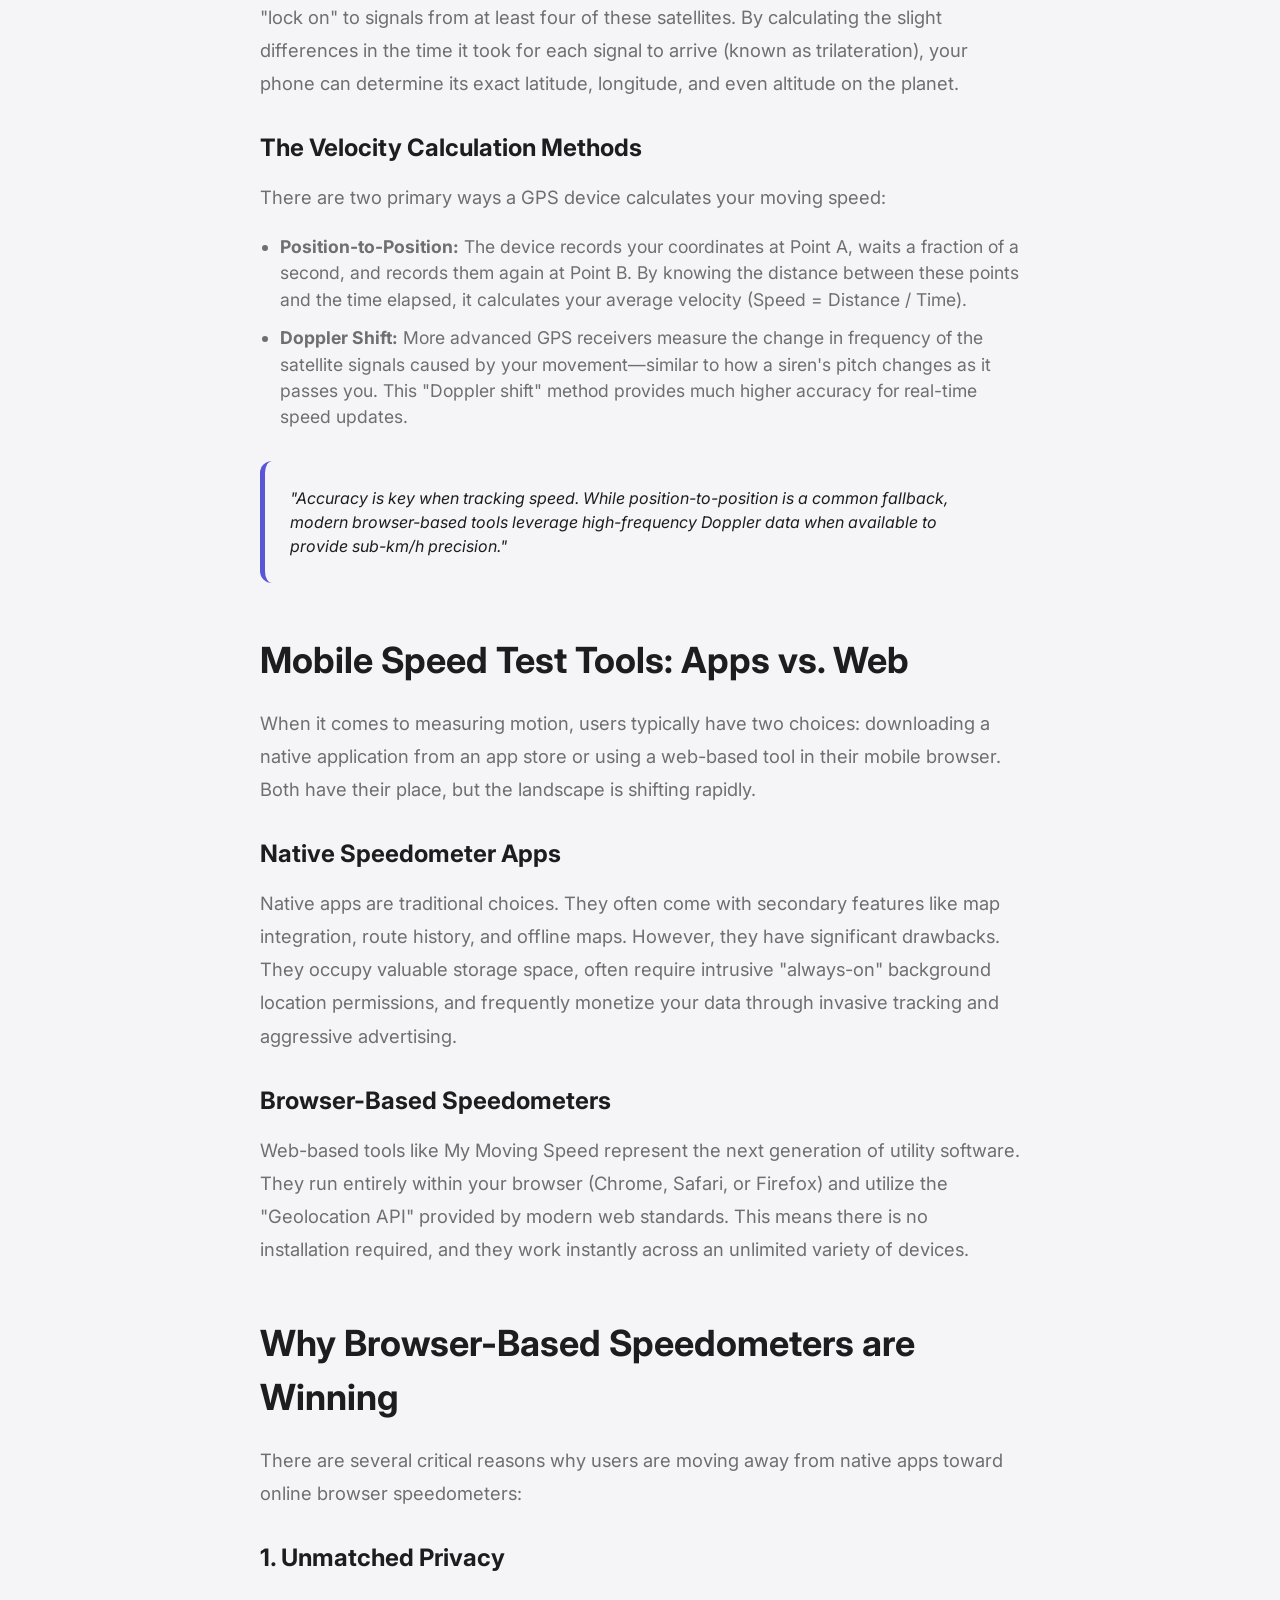
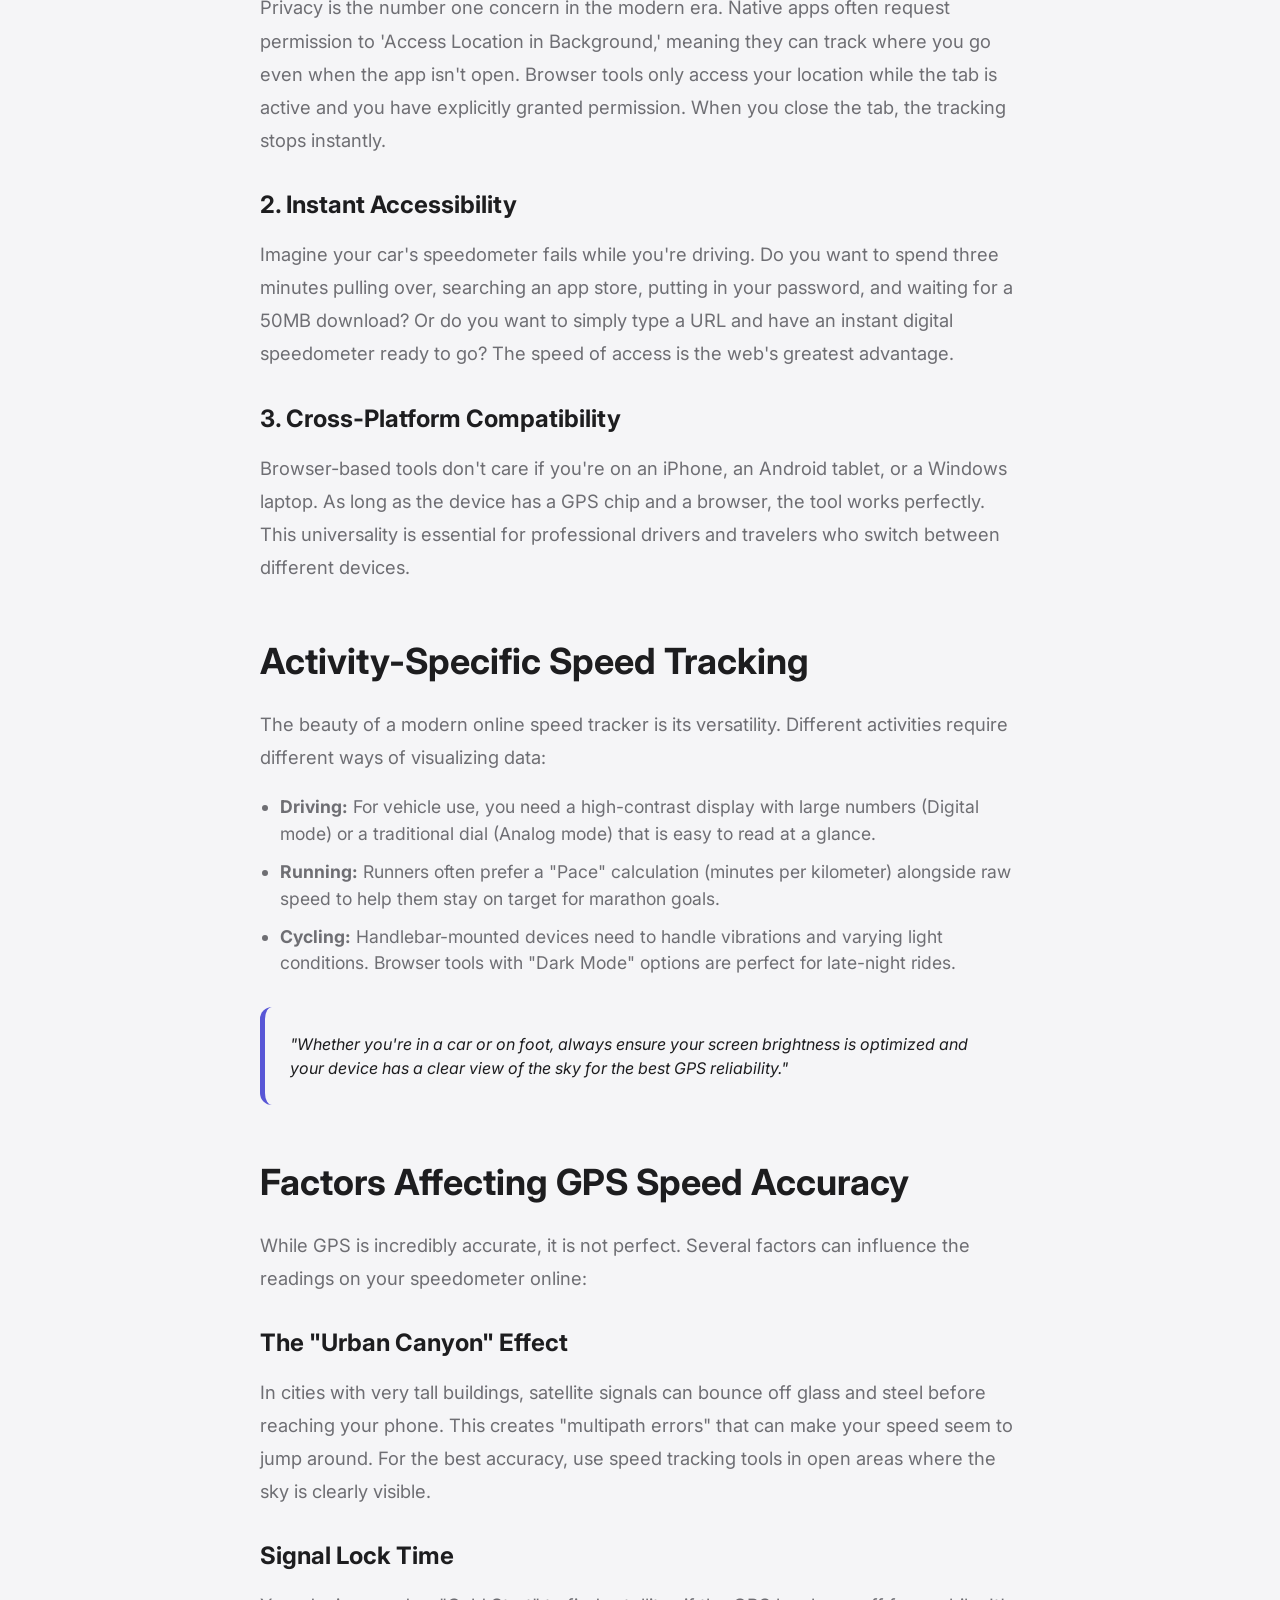
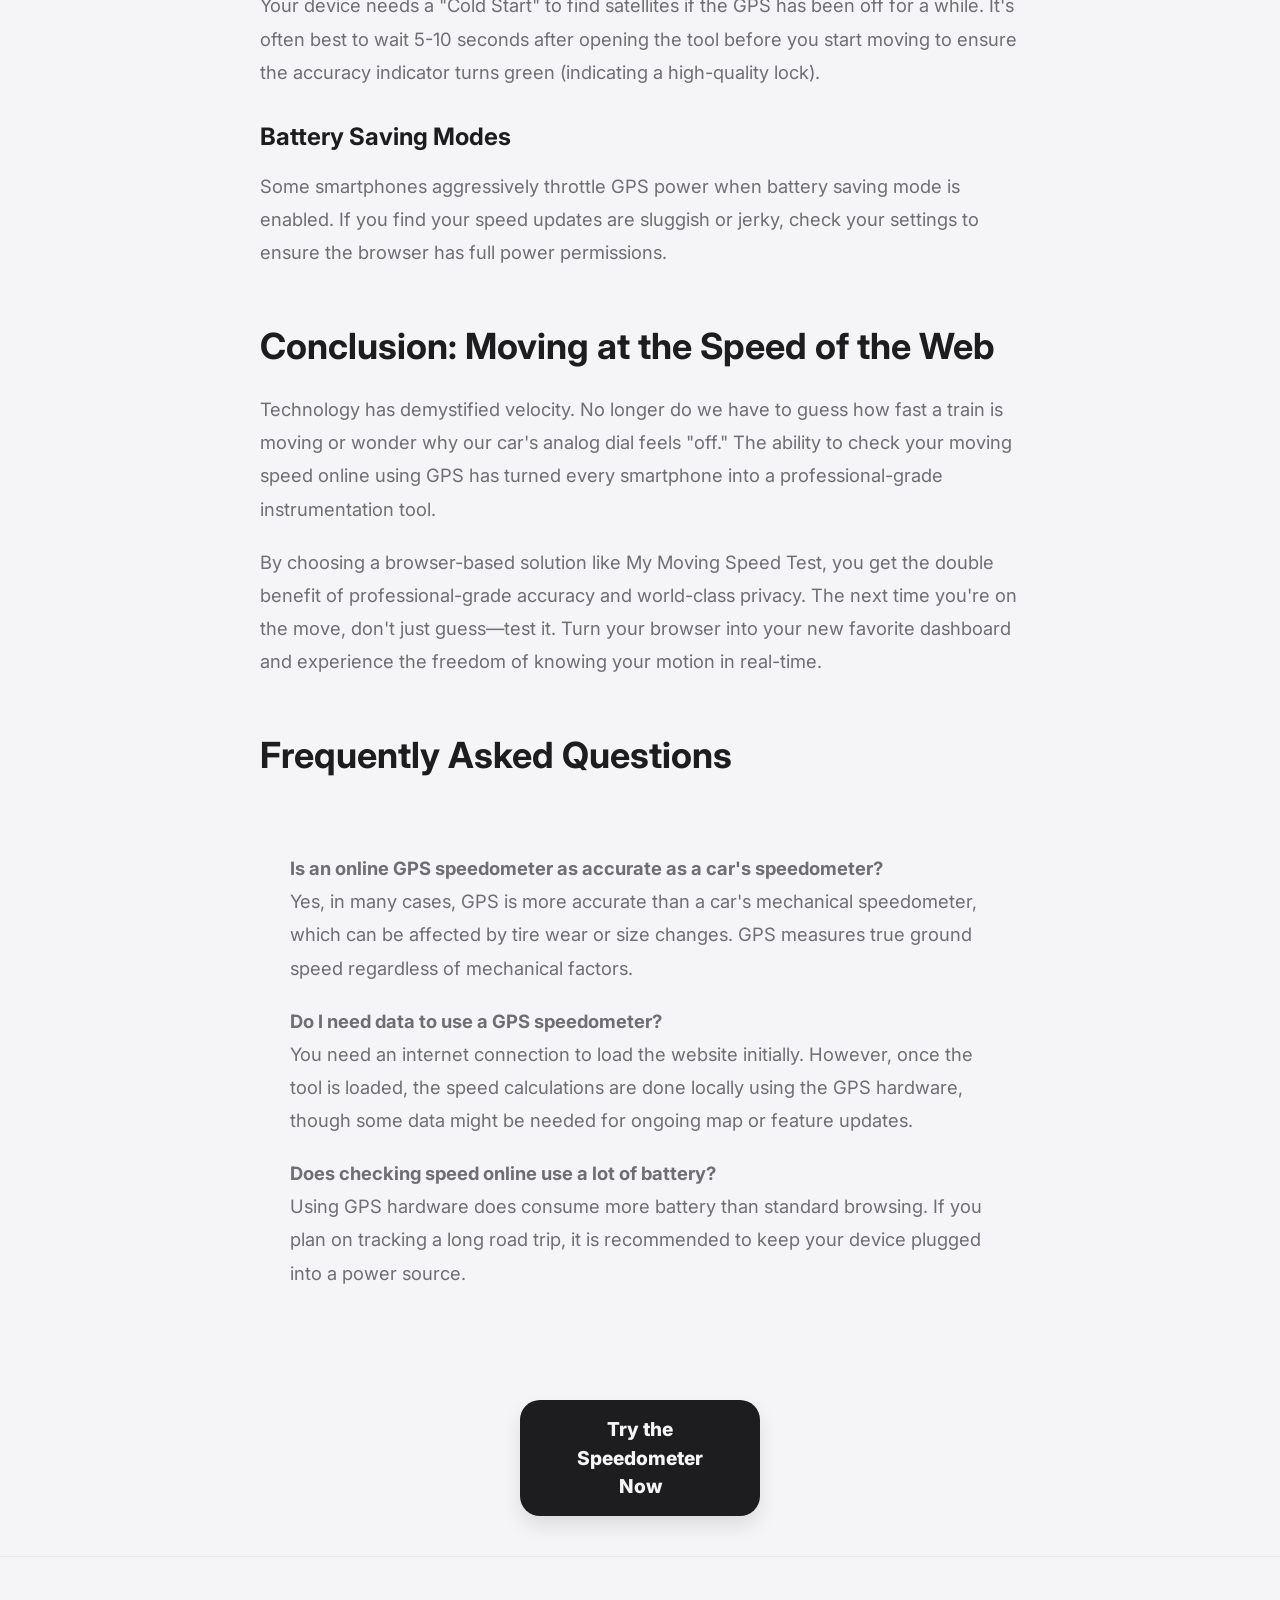
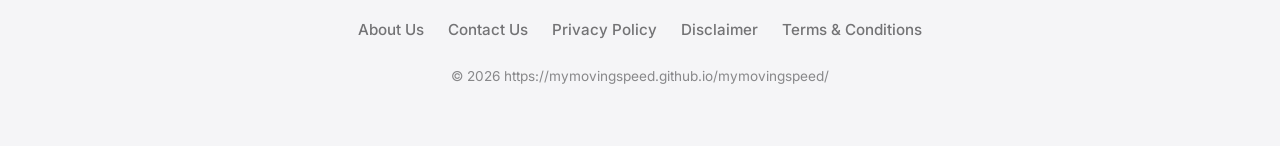
<file: how-to-check-your-moving-speed-online-using-gps.html>
<!DOCTYPE html>
<html lang="en">
<head>
    <meta charset="UTF-8">
    <meta name="viewport" content="width=device-width, initial-scale=1.0">
    <title>How to Check Your Moving Speed Online Using GPS | My Moving Speed</title>
    <meta name="description" content="A comprehensive guide on how to check your moving speed online using GPS. Learn about mobile speed test tools, browser-based speedometers, and how accuracy works.">
    <link rel="stylesheet" href="assets/css/style.css">
    <link rel="preconnect" href="https://fonts.googleapis.com">
    <link rel="preconnect" href="https://fonts.gstatic.com" crossorigin>
    <link href="https://fonts.googleapis.com/css2?family=Inter:wght@400;500;600;700;800&display=swap" rel="stylesheet">
    <link rel="canonical" href="https://mymovingspeed.github.io/mymovingspeed/how-to-check-your-moving-speed-online-using-gps.html">
    <style>
        .article-container {
            max-width: 800px;
            margin: 0 auto;
            text-align: left;
            padding: 40px 20px;
        }
        .article-header-img {
            width: 100%;
            height: 400px;
            object-fit: cover;
            border-radius: 24px;
            margin-bottom: 40px;
            box-shadow: 0 20px 40px var(--shadow-color);
        }
        .article-content h2 {
            margin-top: 50px;
            margin-bottom: 20px;
            font-size: 2.25rem;
            color: var(--text-main);
        }
        .article-content h3 {
            margin-top: 30px;
            margin-bottom: 15px;
            font-size: 1.5rem;
            color: var(--text-main);
        }
        .article-content p {
            margin-bottom: 20px;
            font-size: 1.15rem;
            line-height: 1.8;
            color: var(--text-dim);
        }
        .article-content ul, .article-content ol {
            margin-bottom: 25px;
            padding-left: 20px;
        }
        .article-content li {
            margin-bottom: 12px;
            font-size: 1.1rem;
            color: var(--text-dim);
        }
        .highlight-box {
            background: var(--bg-card);
            border-left: 5px solid var(--primary);
            padding: 25px;
            border-radius: 12px;
            margin: 30px 0;
            font-style: italic;
        }
    </style>
</head>
<body data-theme="light">
    <header>
        <div class="container" style="display: flex; justify-content: space-between; align-items: center; width: 100%;">
            <a href="./" class="logo">
                <span>My</span> <span class="red">Moving</span> <span>Speed</span>
            </a>
            
            <nav class="nav-links">
                <a href="./">Home</a>
                <a href="index.html#other-tools">Other Tools</a>
                <a href="index.html#blog">Blog</a>
                <a href="contact.html">Contact</a>
            </nav>

            <div class="controls">
                <button id="theme-toggle" class="theme-toggle" aria-label="Toggle Dark Mode">🌙</button>
            </div>
        </div>
    </header>

    <main>
        <div class="article-container">
            <img src="assets/images/gps-article-header.png" alt="GPS Speed Tracking Header" class="article-header-img">
            
            <h1 style="font-size: 3.5rem; margin-bottom: 20px; line-height: 1.2;">How to Check Your Moving Speed Online Using GPS</h1>
            <p style="font-size: 1.25rem; color: var(--text-dim); margin-bottom: 40px; font-weight: 500;">Everything you need to know about real-time speed tracking, mobile tools, and browser-based speedometers.</p>

            <div class="article-content">
                <p>Have you ever found yourself sitting on a train, cycling down a coastal road, or jogging through a new city and wondered exactly how fast you were going? In the past, answering this question required a specialized piece of hardware—a radar gun, a synchronized stopwatch, or a mechanical speedometer fixed to a dashboard. Today, however, the answer is literally in your pocket. Thanks to Global Positioning System (GPS) technology embedded in nearly every modern smartphone, you can check your moving speed online in seconds.</p>
                
                <p>In this comprehensive guide, we will dive deep into the mechanics of GPS speed tracking, compare the various types of mobile speed test tools available today, and explain why browser-based speedometers are becoming the preferred choice for privacy-conscious users worldwide.</p>

                <h2>Understanding GPS Speed Tracking</h2>
                <p>GPS tracking is one of the most remarkable technological achievements of the 20th century, but few people realize how it actually calculates speed. The Global Positioning System is a network of over 30 satellites orbiting the Earth. These satellites constantly beam radio signals that contain the exact time the signal was sent and the satellite's position in space.</p>
                
                <h3>How Your Device Locates You</h3>
                <p>When you open a speed tracking tool, your device’s internal GPS receiver attempts to "lock on" to signals from at least four of these satellites. By calculating the slight differences in the time it took for each signal to arrive (known as trilateration), your phone can determine its exact latitude, longitude, and even altitude on the planet.</p>

                <h3>The Velocity Calculation Methods</h3>
                <p>There are two primary ways a GPS device calculates your moving speed:</p>
                <ul>
                    <li><strong>Position-to-Position:</strong> The device records your coordinates at Point A, waits a fraction of a second, and records them again at Point B. By knowing the distance between these points and the time elapsed, it calculates your average velocity (Speed = Distance / Time).</li>
                    <li><strong>Doppler Shift:</strong> More advanced GPS receivers measure the change in frequency of the satellite signals caused by your movement—similar to how a siren's pitch changes as it passes you. This "Doppler shift" method provides much higher accuracy for real-time speed updates.</li>
                </ul>

                <div class="highlight-box">
                    "Accuracy is key when tracking speed. While position-to-position is a common fallback, modern browser-based tools leverage high-frequency Doppler data when available to provide sub-km/h precision."
                </div>

                <h2>Mobile Speed Test Tools: Apps vs. Web</h2>
                <p>When it comes to measuring motion, users typically have two choices: downloading a native application from an app store or using a web-based tool in their mobile browser. Both have their place, but the landscape is shifting rapidly.</p>
                
                <h3>Native Speedometer Apps</h3>
                <p>Native apps are traditional choices. They often come with secondary features like map integration, route history, and offline maps. However, they have significant drawbacks. They occupy valuable storage space, often require intrusive "always-on" background location permissions, and frequently monetize your data through invasive tracking and aggressive advertising.</p>

                <h3>Browser-Based Speedometers</h3>
                <p>Web-based tools like My Moving Speed represent the next generation of utility software. They run entirely within your browser (Chrome, Safari, or Firefox) and utilize the "Geolocation API" provided by modern web standards. This means there is no installation required, and they work instantly across an unlimited variety of devices.</p>

                <h2>Why Browser-Based Speedometers are Winning</h2>
                <p>There are several critical reasons why users are moving away from native apps toward online browser speedometers:</p>
                
                <h3>1. Unmatched Privacy</h3>
                <p>Privacy is the number one concern in the modern era. Native apps often request permission to 'Access Location in Background,' meaning they can track where you go even when the app isn't open. Browser tools only access your location while the tab is active and you have explicitly granted permission. When you close the tab, the tracking stops instantly.</p>

                <h3>2. Instant Accessibility</h3>
                <p>Imagine your car's speedometer fails while you're driving. Do you want to spend three minutes pulling over, searching an app store, putting in your password, and waiting for a 50MB download? Or do you want to simply type a URL and have an instant digital speedometer ready to go? The speed of access is the web's greatest advantage.</p>

                <h3>3. Cross-Platform Compatibility</h3>
                <p>Browser-based tools don't care if you're on an iPhone, an Android tablet, or a Windows laptop. As long as the device has a GPS chip and a browser, the tool works perfectly. This universality is essential for professional drivers and travelers who switch between different devices.</p>

                <h2>Activity-Specific Speed Tracking</h2>
                <p>The beauty of a modern online speed tracker is its versatility. Different activities require different ways of visualizing data:</p>
                
                <ul>
                    <li><strong>Driving:</strong> For vehicle use, you need a high-contrast display with large numbers (Digital mode) or a traditional dial (Analog mode) that is easy to read at a glance.</li>
                    <li><strong>Running:</strong> Runners often prefer a "Pace" calculation (minutes per kilometer) alongside raw speed to help them stay on target for marathon goals.</li>
                    <li><strong>Cycling:</strong> Handlebar-mounted devices need to handle vibrations and varying light conditions. Browser tools with "Dark Mode" options are perfect for late-night rides.</li>
                </ul>

                <div class="highlight-box">
                    "Whether you're in a car or on foot, always ensure your screen brightness is optimized and your device has a clear view of the sky for the best GPS reliability."
                </div>

                <h2>Factors Affecting GPS Speed Accuracy</h2>
                <p>While GPS is incredibly accurate, it is not perfect. Several factors can influence the readings on your speedometer online:</p>
                
                <h3>The "Urban Canyon" Effect</h3>
                <p>In cities with very tall buildings, satellite signals can bounce off glass and steel before reaching your phone. This creates "multipath errors" that can make your speed seem to jump around. For the best accuracy, use speed tracking tools in open areas where the sky is clearly visible.</p>

                <h3>Signal Lock Time</h3>
                <p>Your device needs a "Cold Start" to find satellites if the GPS has been off for a while. It's often best to wait 5-10 seconds after opening the tool before you start moving to ensure the accuracy indicator turns green (indicating a high-quality lock).</p>

                <h3>Battery Saving Modes</h3>
                <p>Some smartphones aggressively throttle GPS power when battery saving mode is enabled. If you find your speed updates are sluggish or jerky, check your settings to ensure the browser has full power permissions.</p>

                <h2>Conclusion: Moving at the Speed of the Web</h2>
                <p>Technology has demystified velocity. No longer do we have to guess how fast a train is moving or wonder why our car's analog dial feels "off." The ability to check your moving speed online using GPS has turned every smartphone into a professional-grade instrumentation tool.</p>
                
                <p>By choosing a browser-based solution like My Moving Speed Test, you get the double benefit of professional-grade accuracy and world-class privacy. The next time you're on the move, don't just guess—test it. Turn your browser into your new favorite dashboard and experience the freedom of knowing your motion in real-time.</p>

                <h2>Frequently Asked Questions</h2>
                <div style="background: var(--bg-card); padding: 30px; border-radius: 20px; margin-top: 40px;">
                    <p><strong>Is an online GPS speedometer as accurate as a car's speedometer?</strong><br>Yes, in many cases, GPS is more accurate than a car's mechanical speedometer, which can be affected by tire wear or size changes. GPS measures true ground speed regardless of mechanical factors.</p>
                    
                    <p style="margin-top: 20px;"><strong>Do I need data to use a GPS speedometer?</strong><br>You need an internet connection to load the website initially. However, once the tool is loaded, the speed calculations are done locally using the GPS hardware, though some data might be needed for ongoing map or feature updates.</p>

                    <p style="margin-top: 20px;"><strong>Does checking speed online use a lot of battery?</strong><br>Using GPS hardware does consume more battery than standard browsing. If you plan on tracking a long road trip, it is recommended to keep your device plugged into a power source.</p>
                </div>
            </div>

            <div style="margin-top: 60px; text-align: center;">
                <a href="./" class="btn-main" style="display: inline-block; width: auto; padding: 15px 40px; text-decoration: none;">Try the Speedometer Now</a>
            </div>
        </div>
    </main>

    <footer>
        <div class="container">
            <div class="footer-links">
                <ul>
                    <li><a href="about.html">About Us</a></li>
                    <li><a href="contact.html">Contact Us</a></li>
                    <li><a href="privacy-policy.html">Privacy Policy</a></li>
                    <li><a href="disclaimer.html">Disclaimer</a></li>
                    <li><a href="terms.html">Terms & Conditions</a></li>
                </ul>
            </div>
            <div class="copyright">
                © 2026 https://mymovingspeed.github.io/mymovingspeed/
            </div>
        </div>
    </footer>

    <script src="assets/js/script.js"></script>
    <script>
        // Ensure dark mode works on this article page too
        const themeToggle = document.getElementById('theme-toggle');
        const body = document.body;

        themeToggle.addEventListener('click', () => {
            const currentTheme = body.getAttribute('data-theme');
            const newTheme = currentTheme === 'light' ? 'dark' : 'light';
            body.setAttribute('data-theme', newTheme);
            themeToggle.textContent = newTheme === 'light' ? '🌙' : '☀️';
            localStorage.setItem('theme', newTheme);
        });

        // Initialize theme
        const savedTheme = localStorage.getItem('theme') || 'light';
        body.setAttribute('data-theme', savedTheme);
        themeToggle.textContent = savedTheme === 'light' ? '🌙' : '☀️';
    </script>
</body>
</html>
</file>
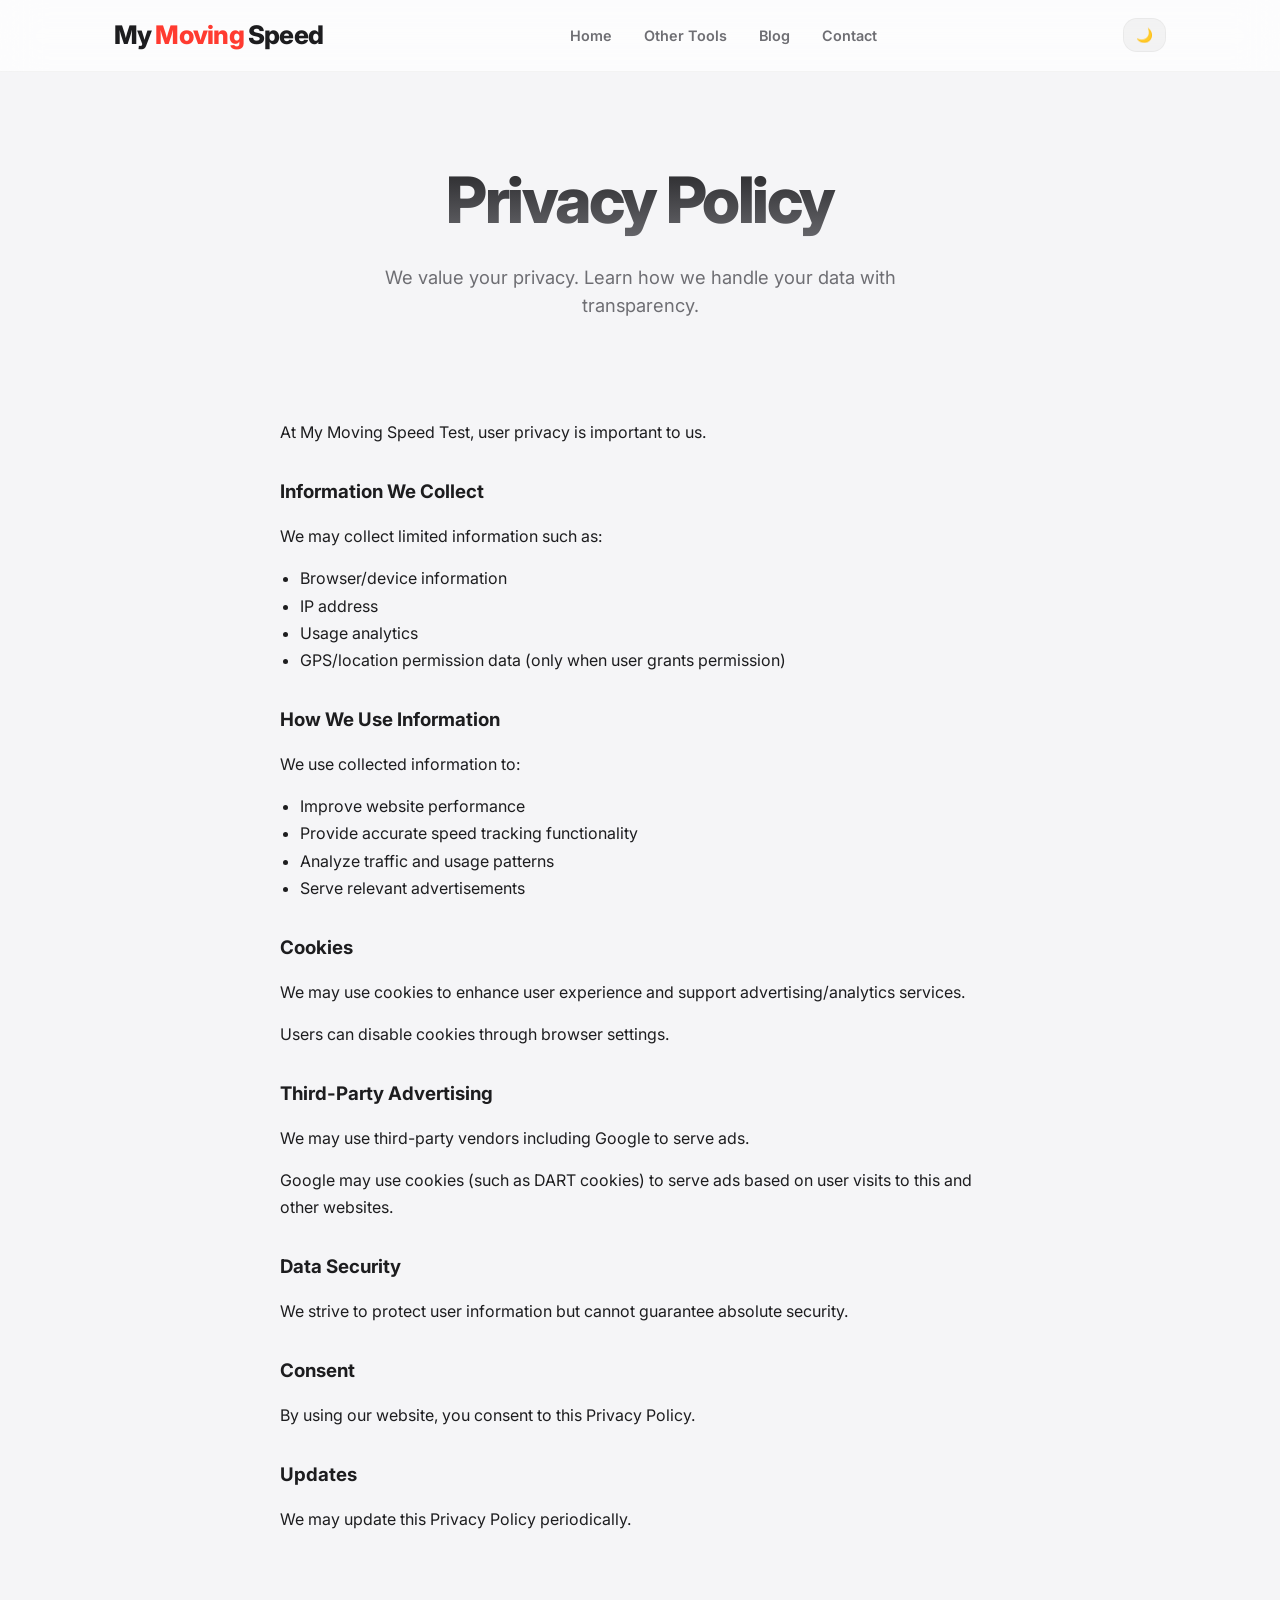
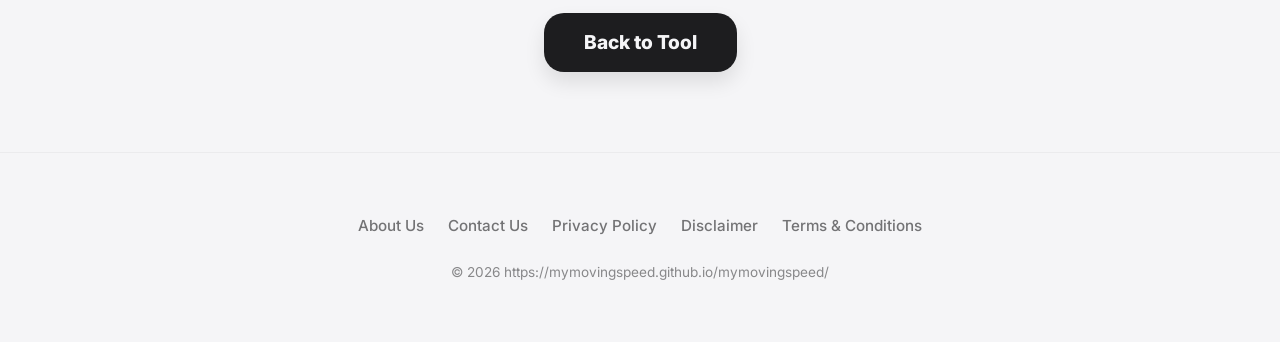
<file: privacy-policy.html>
<!DOCTYPE html>
<html lang="en">
<head>
    <meta charset="UTF-8">
    <meta name="viewport" content="width=device-width, initial-scale=1.0">
    <title>Privacy Policy - My Moving Speed</title>
    <meta name="description" content="Read our privacy policy to understand how My Moving Speed handles your data with a privacy-first approach.">
    <link rel="stylesheet" href="assets/css/style.css">
    <link rel="preconnect" href="https://fonts.googleapis.com">
    <link rel="preconnect" href="https://fonts.gstatic.com" crossorigin>
    <link href="https://fonts.googleapis.com/css2?family=Inter:wght@400;500;600;700&display=swap" rel="stylesheet">
    <link rel="canonical" href="https://mymovingspeed.github.io/mymovingspeed/privacy-policy.html">
</head>
<body data-theme="light">
    <header>
        <div class="container" style="display: flex; justify-content: space-between; align-items: center; width: 100%;">
            <a href="./" class="logo">
                <span>My</span> <span class="red">Moving</span> <span>Speed</span>
            </a>
            
            <nav class="nav-links">
                <a href="./">Home</a>
                <a href="index.html#other-tools">Other Tools</a>
                <a href="#blog">Blog</a>
                <a href="contact.html">Contact</a>
            </nav>

            <div class="controls">
                <button id="theme-toggle" class="theme-toggle" aria-label="Toggle Dark Mode">🌙</button>
            </div>
        </div>
    </header>

    <main>
        <section class="hero secondary-hero">
            <div class="container">
                <h1>Privacy Policy</h1>
                <p class="sub-heading">We value your privacy. Learn how we handle your data with transparency.</p>
                
                <div class="content-card" style="background: var(--bg-card); padding: 40px; border-radius: 24px; box-shadow: 0 10px 30px var(--shadow-color); max-width: 800px; margin: 40px auto; text-align: left; line-height: 1.7;">
                    <p style="margin-bottom: 25px;">At My Moving Speed Test, user privacy is important to us.</p>

                    <h3 style="margin-top: 30px; margin-bottom: 15px;">Information We Collect</h3>
                    <p>We may collect limited information such as:</p>
                    <ul style="margin: 15px 0 25px 20px;">
                        <li>Browser/device information</li>
                        <li>IP address</li>
                        <li>Usage analytics</li>
                        <li>GPS/location permission data (only when user grants permission)</li>
                    </ul>

                    <h3 style="margin-top: 30px; margin-bottom: 15px;">How We Use Information</h3>
                    <p>We use collected information to:</p>
                    <ul style="margin: 15px 0 25px 20px;">
                        <li>Improve website performance</li>
                        <li>Provide accurate speed tracking functionality</li>
                        <li>Analyze traffic and usage patterns</li>
                        <li>Serve relevant advertisements</li>
                    </ul>

                    <h3 style="margin-top: 30px; margin-bottom: 15px;">Cookies</h3>
                    <p style="margin-bottom: 15px;">We may use cookies to enhance user experience and support advertising/analytics services.</p>
                    <p style="margin-bottom: 25px;">Users can disable cookies through browser settings.</p>

                    <h3 style="margin-top: 30px; margin-bottom: 15px;">Third-Party Advertising</h3>
                    <p style="margin-bottom: 15px;">We may use third-party vendors including Google to serve ads.</p>
                    <p style="margin-bottom: 25px;">Google may use cookies (such as DART cookies) to serve ads based on user visits to this and other websites.</p>

                    <h3 style="margin-top: 30px; margin-bottom: 15px;">Data Security</h3>
                    <p style="margin-bottom: 25px;">We strive to protect user information but cannot guarantee absolute security.</p>

                    <h3 style="margin-top: 30px; margin-bottom: 15px;">Consent</h3>
                    <p style="margin-bottom: 25px;">By using our website, you consent to this Privacy Policy.</p>

                    <h3 style="margin-top: 30px; margin-bottom: 15px;">Updates</h3>
                    <p>We may update this Privacy Policy periodically.</p>
                </div>
                
                <a href="./" class="btn-main" style="display: inline-block; width: auto; padding: 15px 40px; text-decoration: none;">Back to Tool</a>
            </div>
        </section>
    </main>

    <footer>
        <div class="container">
            <div class="footer-links">
                <ul>
                    <li><a href="about.html">About Us</a></li>
                    <li><a href="contact.html">Contact Us</a></li>
                    <li><a href="privacy-policy.html">Privacy Policy</a></li>
                    <li><a href="disclaimer.html">Disclaimer</a></li>
                    <li><a href="terms.html">Terms & Conditions</a></li>
                </ul>
            </div>
            <div class="copyright">
                © 2026 https://mymovingspeed.github.io/mymovingspeed/
            </div>
        </div>
    </footer>

    <script src="assets/js/script.js"></script>
</body>
</html>
</file>
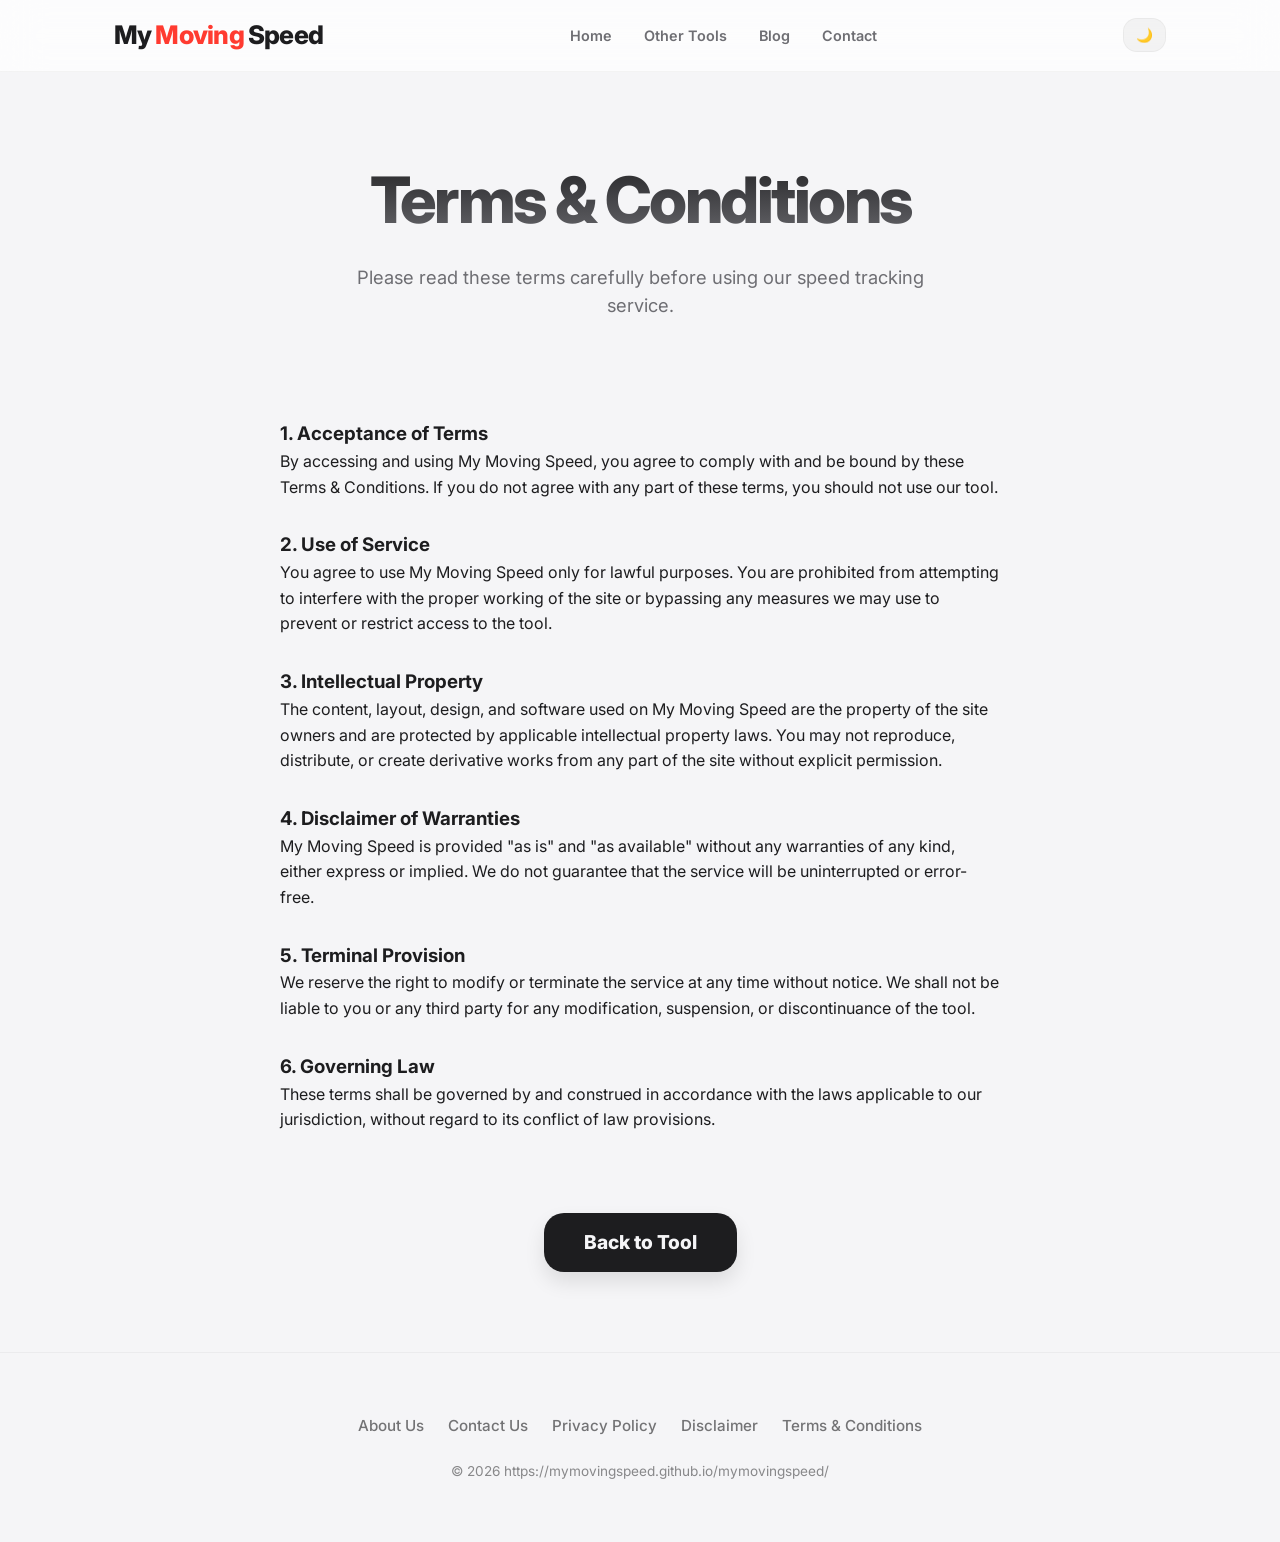
<file: terms.html>
<!DOCTYPE html>
<html lang="en">
<head>
    <meta charset="UTF-8">
    <meta name="viewport" content="width=device-width, initial-scale=1.0">
    <title>Terms & Conditions - My Moving Speed</title>
    <meta name="description" content="Read the terms and conditions for using My Moving Speed, our GPS-based speed tracking tool.">
    <link rel="stylesheet" href="assets/css/style.css">
    <link rel="preconnect" href="https://fonts.googleapis.com">
    <link rel="preconnect" href="https://fonts.gstatic.com" crossorigin>
    <link href="https://fonts.googleapis.com/css2?family=Inter:wght@400;500;600;700&display=swap" rel="stylesheet">
    <link rel="canonical" href="https://mymovingspeed.github.io/mymovingspeed/terms.html">
</head>
<body data-theme="light">
    <header>
        <div class="container" style="display: flex; justify-content: space-between; align-items: center; width: 100%;">
            <a href="./" class="logo">
                <span>My</span> <span class="red">Moving</span> <span>Speed</span>
            </a>
            
            <nav class="nav-links">
                <a href="./">Home</a>
                <a href="index.html#other-tools">Other Tools</a>
                <a href="#blog">Blog</a>
                <a href="contact.html">Contact</a>
            </nav>

            <div class="controls">
                <button id="theme-toggle" class="theme-toggle" aria-label="Toggle Dark Mode">🌙</button>
            </div>
        </div>
    </header>

    <main>
        <section class="hero secondary-hero">
            <div class="container">
                <h1>Terms & Conditions</h1>
                <p class="sub-heading">Please read these terms carefully before using our speed tracking service.</p>
                
                <div class="content-card" style="background: var(--bg-card); padding: 40px; border-radius: 24px; box-shadow: 0 10px 30px var(--shadow-color); max-width: 800px; margin: 40px auto; text-align: left; line-height: 1.6;">
                    <h3>1. Acceptance of Terms</h3>
                    <p>By accessing and using My Moving Speed, you agree to comply with and be bound by these Terms & Conditions. If you do not agree with any part of these terms, you should not use our tool.</p>
                    
                    <h3 style="margin-top: 30px;">2. Use of Service</h3>
                    <p>You agree to use My Moving Speed only for lawful purposes. You are prohibited from attempting to interfere with the proper working of the site or bypassing any measures we may use to prevent or restrict access to the tool.</p>
                    
                    <h3 style="margin-top: 30px;">3. Intellectual Property</h3>
                    <p>The content, layout, design, and software used on My Moving Speed are the property of the site owners and are protected by applicable intellectual property laws. You may not reproduce, distribute, or create derivative works from any part of the site without explicit permission.</p>

                    <h3 style="margin-top: 30px;">4. Disclaimer of Warranties</h3>
                    <p>My Moving Speed is provided "as is" and "as available" without any warranties of any kind, either express or implied. We do not guarantee that the service will be uninterrupted or error-free.</p>

                    <h3 style="margin-top: 30px;">5. Terminal Provision</h3>
                    <p>We reserve the right to modify or terminate the service at any time without notice. We shall not be liable to you or any third party for any modification, suspension, or discontinuance of the tool.</p>

                    <h3 style="margin-top: 30px;">6. Governing Law</h3>
                    <p>These terms shall be governed by and construed in accordance with the laws applicable to our jurisdiction, without regard to its conflict of law provisions.</p>
                </div>
                
                <a href="./" class="btn-main" style="display: inline-block; width: auto; padding: 15px 40px; text-decoration: none;">Back to Tool</a>
            </div>
        </section>
    </main>

    <footer>
        <div class="container">
            <div class="footer-links">
                <ul>
                    <li><a href="about.html">About Us</a></li>
                    <li><a href="contact.html">Contact Us</a></li>
                    <li><a href="privacy-policy.html">Privacy Policy</a></li>
                    <li><a href="disclaimer.html">Disclaimer</a></li>
                    <li><a href="terms.html">Terms & Conditions</a></li>
                </ul>
            </div>
            <div class="copyright">
                © 2026 https://mymovingspeed.github.io/mymovingspeed/
            </div>
        </div>
    </footer>

    <script src="assets/js/script.js"></script>
</body>
</html>
</file>
<file: assets/css/style.css>
/* My Moving Speed - Premium Glassmorphism 2.0 CSS */
:root {
    --primary: #5856d6; /* Vibrant Blue-Indigo */
    --primary-alt: #ff3b30; /* Accent Red */
    --accent-gradient: linear-gradient(135deg, #5856d6 0%, #af52de 100%);
    
    --bg-light: #f5f5f7;
    --card-light: rgba(255, 255, 255, 0.72);
    --text-light: #1d1d1f;
    --text-dim-light: #6e6e73;
    
    --bg-dark: #000000;
    --card-dark: rgba(28, 28, 30, 0.72);
    --text-dark: #f5f5f7;
    --text-dim-dark: #86868b;
    
    --glass-blur: 20px;
    --border-radius: 28px;
    --transition: all 0.4s cubic-bezier(0.16, 1, 0.3, 1);
    --shadow-premium: 0 20px 40px rgba(0,0,0,0.1);
}

[data-theme="dark"] {
    --bg: var(--bg-dark);
    --card: var(--card-dark);
    --text: var(--text-dark);
    --text-dim: var(--text-dim-dark);
    --border: rgba(255, 255, 255, 0.08);
    --shadow: 0 30px 60px rgba(0,0,0,0.4);
}

[data-theme="light"] {
    --bg: var(--bg-light);
    --card: var(--card-light);
    --text: var(--text-light);
    --text-dim: var(--text-dim-light);
    --border: rgba(0, 0, 0, 0.04);
    --shadow: 0 20px 40px rgba(0,0,0,0.06);
}

* {
    margin: 0;
    padding: 0;
    box-sizing: border-box;
    font-family: 'Inter', -apple-system, BlinkMacSystemFont, "SF Pro Text", sans-serif;
    -webkit-font-smoothing: antialiased;
}

body {
    background-color: var(--bg);
    color: var(--text);
    transition: background-color 0.5s ease;
    line-height: 1.5;
    overflow-x: hidden;
}

.container {
    max-width: 1100px;
    margin: 0 auto;
    padding: 0 24px;
}

/* Header */
header {
    height: 72px;
    display: flex;
    align-items: center;
    position: sticky;
    top: 0;
    z-index: 1000;
    background: var(--card);
    backdrop-filter: blur(var(--glass-blur));
    border-bottom: 1px solid var(--border);
    transition: var(--transition);
}

.logo {
    display: flex;
    align-items: center;
    gap: 4px;
    font-size: 1.6rem;
    font-weight: 800;
    text-decoration: none;
    letter-spacing: -0.03em;
    color: var(--text);
}

.logo span.red { color: var(--primary-alt); }

.nav-links { display: flex; gap: 32px; flex: 1; justify-content: center; }
.nav-links a {
    text-decoration: none;
    color: var(--text-dim);
    font-weight: 600;
    font-size: 0.9rem;
    transition: var(--transition);
}
.nav-links a:hover { color: var(--text); }

.controls { display: flex; gap: 12px; }
.theme-toggle, .lang-select {
    background: var(--border);
    border: 1px solid var(--border);
    color: var(--text);
    padding: 8px 12px;
    border-radius: 14px;
    cursor: pointer;
    font-size: 0.85rem;
    font-weight: 600;
    transition: var(--transition);
}
.theme-toggle:hover { transform: scale(1.05); }

/* Hero */
.hero { padding: 80px 0; text-align: center; }
.hero h1 {
    font-size: clamp(2.5rem, 8vw, 4rem);
    font-weight: 800;
    letter-spacing: -0.04em;
    margin-bottom: 16px;
    background: linear-gradient(180deg, var(--text) 0%, var(--text-dim) 100%);
    -webkit-background-clip: text;
    -webkit-text-fill-color: transparent;
}
.hero .sub-heading {
    color: var(--text-dim);
    font-size: 1.15rem;
    max-width: 600px;
    margin: 0 auto 60px;
}

/* Tool Card */
.tool-card {
    background: var(--card);
    backdrop-filter: blur(30px);
    border: 1px solid var(--border);
    border-radius: 48px;
    padding: 60px 40px;
    max-width: 580px;
    margin: 0 auto;
    box-shadow: var(--shadow);
    transition: var(--transition);
    position: relative;
}

.tool-card::before {
    content: '';
    position: absolute;
    inset: 0;
    border-radius: 48px;
    padding: 2px;
    background: linear-gradient(135deg, rgba(255,255,255,0.2) 0%, rgba(255,255,255,0) 50%, rgba(255,255,255,0.1) 100%);
    -webkit-mask: linear-gradient(#fff 0 0) content-box, linear-gradient(#fff 0 0);
    -webkit-mask-composite: xor;
    mask-composite: exclude;
    pointer-events: none;
}

.tool-card.is-moving {
    border-color: rgba(88, 86, 214, 0.3);
    box-shadow: 0 0 80px rgba(88, 86, 214, 0.15), var(--shadow);
}

/* Modes Toggle */
.mode-toggle {
    display: inline-flex;
    background: var(--border);
    padding: 6px;
    border-radius: 20px;
    margin-bottom: 40px;
}

.btn-toggle {
    border: none;
    background: transparent;
    color: var(--text-dim);
    padding: 10px 24px;
    border-radius: 16px;
    font-weight: 700;
    font-size: 0.8rem;
    letter-spacing: 0.05em;
    cursor: pointer;
    transition: var(--transition);
}

.btn-toggle.active {
    background: var(--text);
    color: var(--bg);
    box-shadow: 0 4px 12px rgba(0,0,0,0.1);
}

/* Speed Display */
.speed-display { margin-bottom: 40px; }
.digital-speed {
    font-size: 9rem;
    font-weight: 800;
    letter-spacing: -0.05em;
    line-height: 0.9;
    font-variant-numeric: tabular-nums;
}
.unit-label {
    font-size: 1.4rem;
    font-weight: 700;
    color: var(--text-dim);
    text-transform: uppercase;
    letter-spacing: 0.1em;
}

/* Analog */
.analog-container {
    width: 100%;
    max-width: 380px;
    margin: 0 auto;
    position: relative;
    display: none;
}
.analog-dial { width: 100%; height: auto; overflow: visible; }
.dial-bg { fill: none; }
.dial-dot { fill: var(--text-dim); opacity: 0.2; }
.dial-dot.major { fill: var(--text); opacity: 0.6; }
.dial-text {
    font-size: 12px;
    font-weight: 700;
    fill: var(--text-dim);
    font-family: 'Inter', sans-serif;
}
.dial-text.red { fill: var(--primary-alt); font-size: 14px; }

.needle {
    stroke: var(--primary-alt);
    stroke-width: 6;
    stroke-linecap: round;
    transform-origin: 150px 150px;
    transition: transform 0.3s cubic-bezier(0.1, 0, 0.1, 1);
    filter: drop-shadow(0 4px 6px rgba(0,0,0,0.3));
}
.needle-center { fill: var(--text); stroke: var(--bg); stroke-width: 4; }

.analog-footer {
    position: absolute;
    bottom: 20px;
    left: 0;
    right: 0;
    display: flex;
    flex-direction: column;
    align-items: center;
}

.analog-digital-overlay span {
    font-size: 3.5rem;
    font-weight: 800;
    letter-spacing: -0.03em;
}
.analog-digital-overlay small {
    display: block;
    font-weight: 800;
    letter-spacing: 0.1em;
    color: var(--text-dim);
}

/* Controls */
.unit-selector { display: flex; justify-content: center; gap: 24px; margin-bottom: 40px; }
.unit-btn {
    background: none;
    border: none;
    color: var(--text-dim);
    font-weight: 700;
    font-size: 0.9rem;
    cursor: pointer;
    padding-bottom: 4px;
    border-bottom: 2px solid transparent;
    transition: var(--transition);
}
.unit-btn.active { color: var(--primary); border-color: var(--primary); }

.btn-main {
    background: var(--text);
    color: var(--bg);
    width: 100%;
    max-width: 240px;
    padding: 20px;
    border-radius: 20px;
    border: none;
    font-size: 1.2rem;
    font-weight: 800;
    cursor: pointer;
    transition: var(--transition);
    box-shadow: 0 10px 20px rgba(0,0,0,0.1);
}
.btn-main:hover { transform: translateY(-2px); box-shadow: 0 15px 30px rgba(0,0,0,0.15); }
.btn-main.stop { background: var(--primary-alt); color: white; }

.status-info { margin-top: 24px; font-size: 0.85rem; color: var(--text-dim); font-weight: 600; }
.accuracy-indicator {
    display: inline-block;
    width: 8px;
    height: 8px;
    background: #ffcc00;
    border-radius: 50%;
    margin-right: 6px;
}
.accuracy-good { background: #34c759; box-shadow: 0 0 10px rgba(52, 199, 89, 0.4); }

/* Tools Grid */
.tools-grid {
    display: grid;
    grid-template-columns: repeat(auto-fit, minmax(280px, 1fr));
    gap: 32px;
    margin-top: 48px;
}
.tool-item-card {
    background: var(--card);
    border: 1px solid var(--border);
    padding: 40px;
    border-radius: 32px;
    text-decoration: none;
    color: inherit;
    transition: var(--transition);
}
.tool-item-card:hover {
    transform: translateY(-8px);
    border-color: var(--primary);
    box-shadow: var(--shadow);
}
.tool-icon-circle {
    font-size: 2.5rem;
    margin-bottom: 24px;
    display: inline-block;
}

/* Footer */
footer { padding: 60px 0; background: var(--bg-body); border-top: 1px solid var(--border); color: var(--text); }
.footer-links ul { list-style: none; display: flex; gap: 24px; justify-content: center; margin-bottom: 24px; flex-wrap: wrap; }
.footer-links a { color: var(--text); opacity: 0.6; text-decoration: none; font-weight: 500; font-size: 0.95rem; }
.footer-links a:hover { opacity: 1; color: var(--primary); }
.copyright { text-align: center; opacity: 0.5; font-size: 0.85rem; margin-top: 24px; }

/* Responsive */
@media (max-width: 768px) {
    .nav-links { display: none; }
    .hero { padding: 40px 0; }
    .digital-speed { font-size: 7rem; }
    .tool-card { padding: 40px 24px; border-radius: 32px; }
}
</file>
